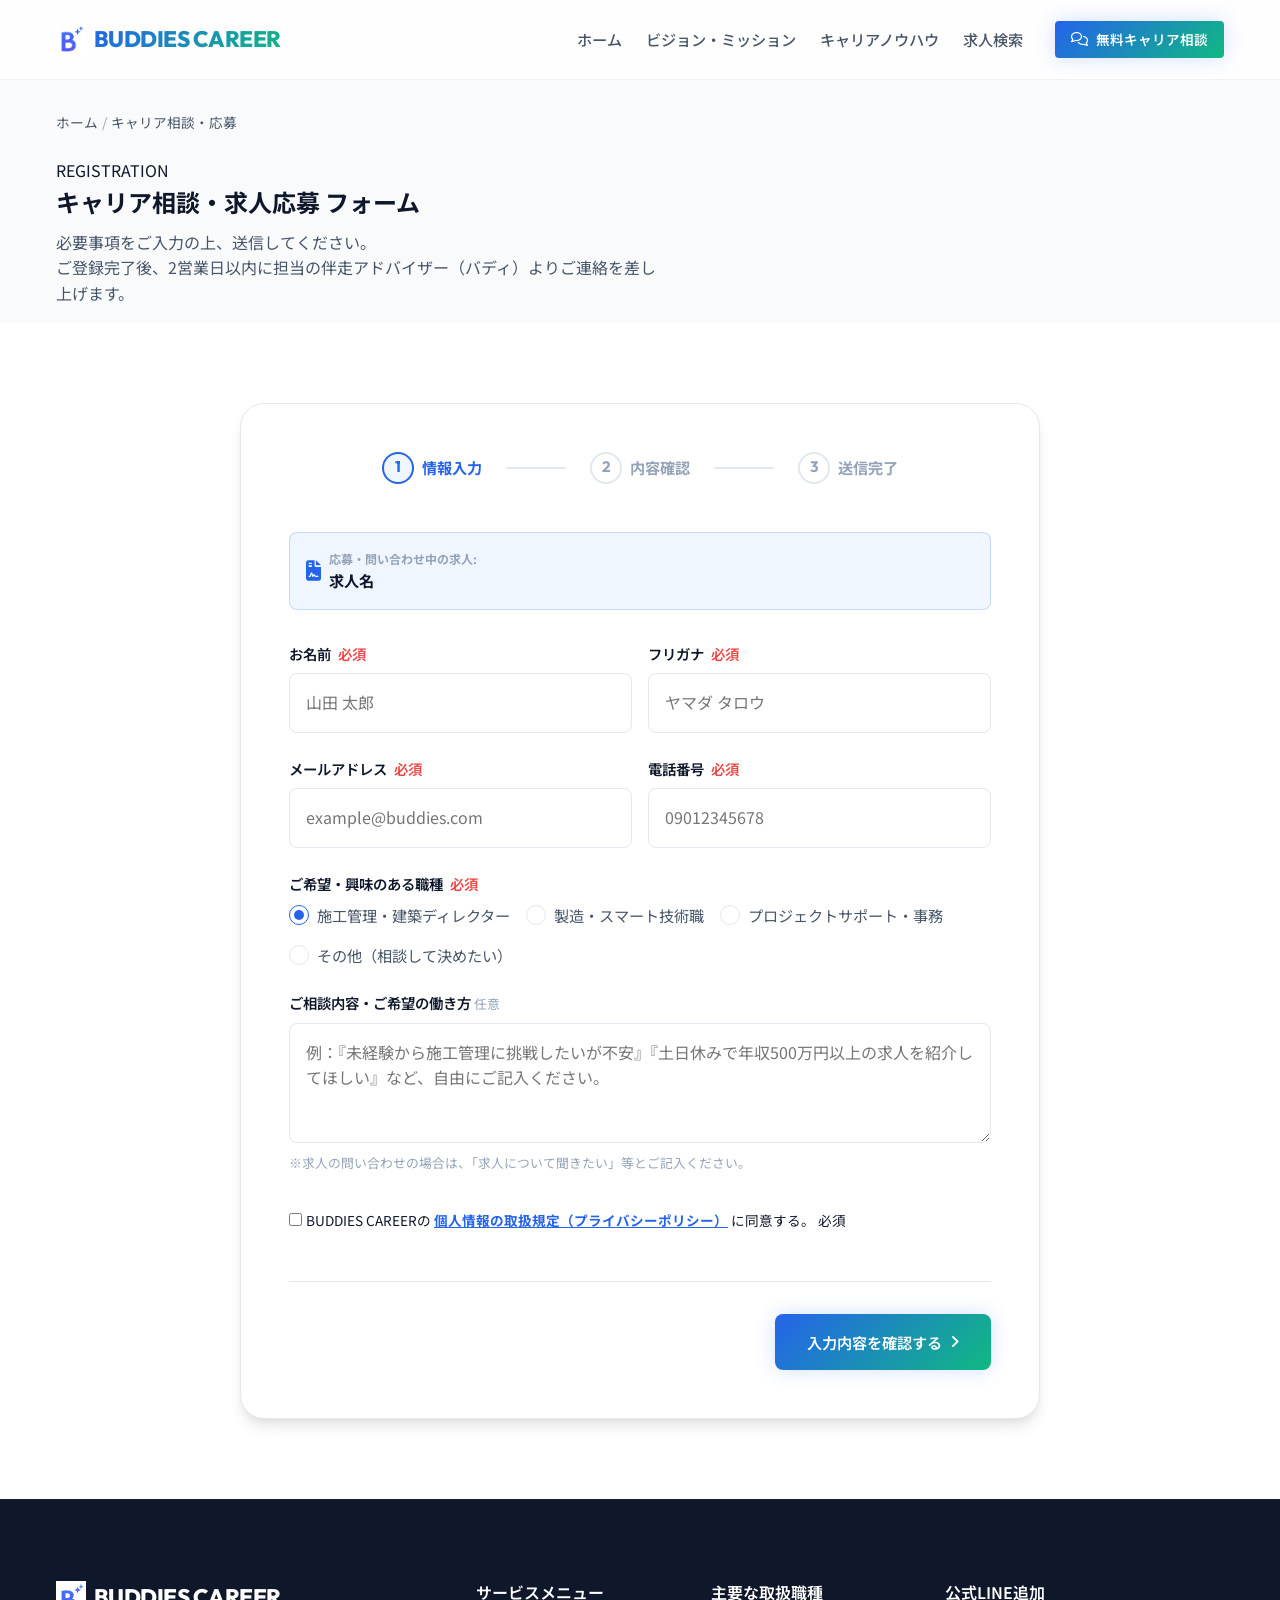
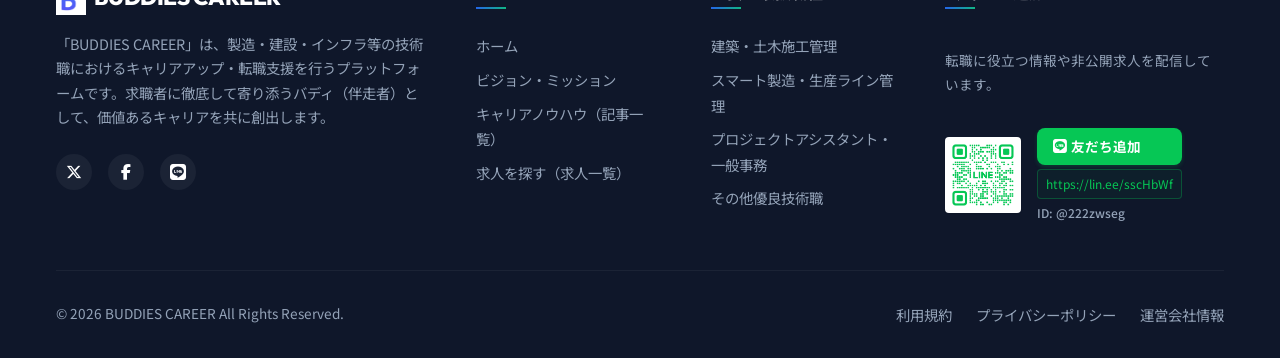
<file: contact.html>
<!DOCTYPE html>
<html lang="ja">
<head>
  <meta charset="UTF-8">
  <meta name="viewport" content="width=device-width, initial-scale=1.0">
  <title>無料キャリア相談・応募｜BUDDIES CAREER（バディーズキャリア）</title>
  <meta name="description" content="BUDDIES CAREER（バディーズキャリア）の無料キャリア相談・求人応募フォームです。プロのアドバイザーがあなたの『バディ』として、理想のキャリア構築を無料で徹底サポートします。">
  
  <!-- CSS Stylesheets -->
  <link rel="stylesheet" href="assets/css/variables.css">
  <link rel="stylesheet" href="assets/css/style.css">
  <link rel="stylesheet" href="assets/css/components.css">
  <link rel="stylesheet" href="assets/css/pages/contact.css">
  
  <!-- FontAwesome for Icons -->
  <link rel="stylesheet" href="https://cdnjs.cloudflare.com/ajax/libs/font-awesome/6.4.0/css/all.min.css">
</head>
<body>

  <!-- Header -->
  <header class="header">
    <div class="container header__container">
      <a href="index.html" class="logo">
        <img src="assets/images/logo.png" alt="BUDDIES CAREER ロゴ" class="logo__img">
        <span class="logo__text">BUDDIES CAREER</span>
      </a>
      
      <nav class="nav">
        <ul class="nav__list">
          <li><a href="index.html" class="nav__link">ホーム</a></li>
          <li><a href="company.html" class="nav__link">ビジョン・ミッション</a></li>
          <li><a href="articles.html" class="nav__link">キャリアノウハウ</a></li>
          <li><a href="jobs.html" class="nav__link">求人検索</a></li>
        </ul>
        <div class="header__cta">
          <a href="contact.html" class="btn btn-primary btn-sm active"><i class="fa-regular fa-comments"></i> 無料キャリア相談</a>
        </div>
      </nav>

      <button class="burger-menu" aria-label="メニューを開く">
        <span></span>
        <span></span>
        <span></span>
      </button>
    </div>
  </header>

  <!-- Mobile Navigation Drawer -->
  <nav class="mobile-nav">
    <ul class="mobile-nav__list">
      <li><a href="index.html" class="mobile-nav__link">ホーム</a></li>
      <li><a href="company.html" class="mobile-nav__link">ビジョン・ミッション</a></li>
      <li><a href="articles.html" class="mobile-nav__link">キャリアノウハウ</a></li>
      <li><a href="jobs.html" class="mobile-nav__link">求人検索</a></li>
    </ul>
    <div class="mobile-nav__cta" style="margin-top: var(--space-md);">
      <a href="contact.html" class="btn btn-primary" style="width: 100%;"><i class="fa-regular fa-comments"></i> 無料キャリア相談</a>
    </div>
  </nav>

  <!-- Page Breadcrumb & Title -->
  <section class="section section-bg-gray" style="padding-top: calc(var(--header-height) + var(--space-xl)); padding-bottom: var(--space-md);">
    <div class="container">
      <ul class="breadcrumb">
        <li class="breadcrumb__item"><a href="index.html" class="breadcrumb__link">ホーム</a></li>
        <li class="breadcrumb__item">キャリア相談・応募</li>
      </ul>
      <div class="section-title-area" style="text-align: left; align-items: flex-start; margin-bottom: 0;">
        <span class="section-subtitle">REGISTRATION</span>
        <h1 class="section-title">キャリア相談・求人応募 <span class="gradient">フォーム</span></h1>
        <p style="color: var(--text-secondary); margin-top: var(--space-sm); max-width: 600px;">
          必要事項をご入力の上、送信してください。<br class="pc-only">
          ご登録完了後、2営業日以内に担当の伴走アドバイザー（バディ）よりご連絡を差し上げます。
        </p>
      </div>
    </div>
  </section>

  <!-- Form Section -->
  <section class="section">
    <div class="container">
      <div class="form-wrapper">
        
        <!-- Step Indicator UI -->
        <div class="step-indicator">
          <div class="step-indicator__item active" id="step-indicator-1">
            <span class="step-indicator__num">1</span>
            <span>情報入力</span>
          </div>
          <div class="step-indicator__line"></div>
          <div class="step-indicator__item" id="step-indicator-2">
            <span class="step-indicator__num">2</span>
            <span>内容確認</span>
          </div>
          <div class="step-indicator__line"></div>
          <div class="step-indicator__item" id="step-indicator-3">
            <span class="step-indicator__num">3</span>
            <span>送信完了</span>
          </div>
        </div>

        <!-- Target Job Display Panel (求人からリンクされた時に動的に表示) -->
        <div id="target-job-panel" style="display: none; background-color: var(--primary-light); border: 1px solid rgba(37, 99, 235, 0.2); border-radius: var(--radius-md); padding: var(--space-md); margin-bottom: var(--space-xl); display: flex; align-items: center; gap: var(--space-sm);">
          <i class="fa-solid fa-file-contract" style="color: var(--primary-color); font-size: 1.25rem;"></i>
          <div>
            <span style="font-size: 0.75rem; color: var(--text-muted); font-weight: 700; display: block;">応募・問い合わせ中の求人:</span>
            <span id="target-job-title" style="font-size: 0.95rem; font-weight: 700; color: var(--text-primary);">求人名</span>
          </div>
        </div>

        <!-- Form Elements -->
        <form id="contact-form" novalidate>
          
          <!-- STEP 1: INPUT SCREEN -->
          <div class="form-section active" id="section-step-1">
            
            <div class="form-row">
              <!-- Name Input -->
              <div class="form-group">
                <label for="user-name" class="form-label">お名前 <span class="required">必須</span></label>
                <input type="text" id="user-name" class="form-control" placeholder="山田 太郎" required>
                <span class="form-error-msg" id="error-user-name">お名前を入力してください。</span>
              </div>

              <!-- Name Kana Input -->
              <div class="form-group">
                <label for="user-kana" class="form-label">フリガナ <span class="required">必須</span></label>
                <input type="text" id="user-kana" class="form-control" placeholder="ヤマダ タロウ" required>
                <span class="form-error-msg" id="error-user-kana">フリガナをカタカナで入力してください。</span>
              </div>
            </div>

            <div class="form-row">
              <!-- Email Input -->
              <div class="form-group">
                <label for="user-email" class="form-label">メールアドレス <span class="required">必須</span></label>
                <input type="email" id="user-email" class="form-control" placeholder="example@buddies.com" required>
                <span class="form-error-msg" id="error-user-email">正しいメールアドレスを入力してください。</span>
              </div>

              <!-- Phone Input -->
              <div class="form-group">
                <label for="user-phone" class="form-label">電話番号 <span class="required">必須</span></label>
                <input type="tel" id="user-phone" class="form-control" placeholder="09012345678" required>
                <span class="form-error-msg" id="error-user-phone">ハイフンなしの半角数字（10桁または11桁）で入力してください。</span>
              </div>
            </div>

            <!-- Occupation Preference / Select -->
            <div class="form-group">
              <label class="form-label">ご希望・興味のある職種 <span class="required">必須</span></label>
              <div class="form-radio-group">
                <label class="form-radio-label">
                  <input type="radio" name="job-preference" value="施工管理・建築ディレクター" class="form-radio" checked> 施工管理・建築ディレクター
                </label>
                <label class="form-radio-label">
                  <input type="radio" name="job-preference" value="スマート製造・生産ライン管理" class="form-radio"> 製造・スマート技術職
                </label>
                <label class="form-radio-label">
                  <input type="radio" name="job-preference" value="プロジェクトアシスタント・一般事務" class="form-radio"> プロジェクトサポート・事務
                </label>
                <label class="form-radio-label">
                  <input type="radio" name="job-preference" value="その他（相談して決めたい）" class="form-radio"> その他（相談して決めたい）
                </label>
              </div>
            </div>

            <!-- Text area -->
            <div class="form-group">
              <label for="user-message" class="form-label">ご相談内容・ご希望の働き方 <span style="font-size: 0.8rem; color: var(--text-muted); font-weight: normal;">任意</span></label>
              <textarea id="user-message" class="form-control" placeholder="例：『未経験から施工管理に挑戦したいが不安』『土日休みで年収500万円以上の求人を紹介してほしい』など、自由にご記入ください。"></textarea>
              <span class="form-help-text">※求人の問い合わせの場合は、「求人について聞きたい」等とご記入ください。</span>
            </div>

            <!-- Privacy check -->
            <div class="form-group" style="margin-top: var(--space-xl);">
              <label class="filter-checkbox-label" style="align-items: flex-start;">
                <input type="checkbox" id="privacy-agree" class="filter-checkbox" required>
                <span style="font-size: 0.85rem; line-height: 1.5;">
                  BUDDIES CAREERの <a href="privacy.html" target="_blank" style="color: var(--primary-color); font-weight: 700; text-decoration: underline;">個人情報の取扱規定（プライバシーポリシー）</a> に同意する。 <span class="required">必須</span>
                </span>
              </label>
              <span class="form-error-msg" id="error-privacy-agree" style="margin-top: var(--space-xs);">※送信するにはプライバシーポリシーへの同意が必要です。</span>
            </div>

            <!-- Button Wrapper -->
            <div class="form-actions">
              <button type="button" id="btn-to-step-2" class="btn btn-primary">
                入力内容を確認する <i class="fa-solid fa-angle-right"></i>
              </button>
            </div>

          </div>

          <!-- STEP 2: CONFIRM SCREEN -->
          <div class="form-section" id="section-step-2">
            <h3 style="font-size: 1.15rem; font-weight: 700; margin-bottom: var(--space-lg); border-bottom: 2px solid var(--border-color); padding-bottom: var(--space-xs);">入力内容のご確認</h3>
            
            <table class="confirm-table">
              <tr>
                <th>お名前</th>
                <td id="confirm-name">山田 太郎</td>
              </tr>
              <tr>
                <th>フリガナ</th>
                <td id="confirm-kana">ヤマダ タロウ</td>
              </tr>
              <tr>
                <th>メールアドレス</th>
                <td id="confirm-email">example@buddies.com</td>
              </tr>
              <tr>
                <th>電話番号</th>
                <td id="confirm-phone">09012345678</td>
              </tr>
              <tr>
                <th>希望・興味のある職種</th>
                <td id="confirm-pref">施工管理</td>
              </tr>
              <tr>
                <th>ご相談内容・希望の働き方</th>
                <td id="confirm-message" style="white-space: pre-line;">なし</td>
              </tr>
            </table>

            <div class="form-actions" style="justify-content: space-between;">
              <button type="button" id="btn-back-to-step-1" class="btn btn-secondary">
                <i class="fa-solid fa-angle-left"></i> 修正する
              </button>
              <button type="button" id="btn-submit" class="btn btn-primary" style="background: var(--gradient-brand-hover);">
                この内容で送信する <i class="fa-solid fa-paper-plane"></i>
              </button>
            </div>
          </div>

          <!-- STEP 3: COMPLETE SCREEN -->
          <div class="form-section" id="section-step-3">
            <div class="complete-screen">
              <div class="success-icon-wrapper">
                <i class="fa-solid fa-check"></i>
              </div>
              <h2 class="complete-title">ご登録ありがとうございました！</h2>
              <p class="complete-desc">
                キャリア相談（応募）のお申し込みを受付いたしました。<br>
                ご入力いただいたメールアドレス宛に自動送信の確認メールをお送りしました。<br><br>
                これより、あなたの「相棒（バディ）」となる担当のキャリアアドバイザーが内容を確認し、<strong>2営業日以内</strong>にご面談調整（またはお電話にて詳細ヒアリング）のご連絡を差し上げます。今しばらくお待ちください。
              </p>
              <a href="index.html" class="btn btn-primary"><i class="fa-solid fa-house"></i> トップページへ戻る</a>
            </div>
          </div>

        </form>
      </div>
    </div>
  </section>

  <!-- Footer -->
  <footer class="footer">
    <div class="container">
      <div class="footer__grid">
        <div class="footer__about">
          <a href="index.html" class="logo footer__logo">
            <img src="assets/images/logo.png" alt="BUDDIES CAREER ロゴ" class="logo__img">
            <span class="logo__text" style="color: #ffffff;">BUDDIES CAREER</span>
          </a>
          <p class="footer__desc">
            「BUDDIES CAREER」は、製造・建設・インフラ等の技術職におけるキャリアアップ・転職支援を行うプラットフォームです。求職者に徹底して寄り添うバディ（伴走者）として、価値あるキャリアを共に創出します。
          </p>
          <div class="footer__socials">
            <a href="#" class="footer__social-link" aria-label="Twitter"><i class="fa-brands fa-x-twitter"></i></a>
            <a href="#" class="footer__social-link" aria-label="Facebook"><i class="fa-brands fa-facebook-f"></i></a>
            <a href="#" class="footer__social-link" aria-label="LINE"><i class="fa-brands fa-line"></i></a>
          </div>
        </div>

        <div>
          <h3 class="footer__title">サービスメニュー</h3>
          <ul class="footer__links">
            <li><a href="index.html" class="footer__link">ホーム</a></li>
            <li><a href="company.html" class="footer__link">ビジョン・ミッション</a></li>
            <li><a href="articles.html" class="footer__link">キャリアノウハウ（記事一覧）</a></li>
            <li><a href="jobs.html" class="footer__link">求人を探す（求人一覧）</a></li>
          </ul>
        </div>

        <div>
          <h3 class="footer__title">主要な取扱職種</h3>
          <ul class="footer__links">
            <li><a href="jobs.html?occupation=construction" class="footer__link">建築・土木施工管理</a></li>
            <li><a href="jobs.html?occupation=manufacturing" class="footer__link">スマート製造・生産ライン管理</a></li>
            <li><a href="jobs.html?occupation=office" class="footer__link">プロジェクトアシスタント・一般事務</a></li>
            <li><a href="jobs.html" class="footer__link">その他優良技術職</a></li>
          </ul>
        </div>

        <div class="footer__line-add">
          <h3 class="footer__title">公式LINE追加</h3>
          <p class="footer__desc" style="font-size: 0.85rem; margin-bottom: 12px;">転職に役立つ情報や非公開求人を配信しています。</p>
          <div class="footer__line-content">
            <div class="footer__line-qr">
              <img src="assets/images/line-qr.png" alt="公式LINE QRコード">
            </div>
            <div class="footer__line-info">
              <a href="https://lin.ee/sscHbWf" target="_blank" rel="noopener noreferrer" class="btn-line">
                <i class="fa-brands fa-line"></i> 友だち追加
              </a>
              <a href="https://lin.ee/sscHbWf" target="_blank" rel="noopener noreferrer" class="btn-line-link">
                https://lin.ee/sscHbWf
              </a>
              <span class="footer__line-id">ID: @222zwseg</span>
            </div>
          </div>
        </div>
      </div>

      <div class="footer__copyright">
        <p>&copy; 2026 BUDDIES CAREER All Rights Reserved.</p>
        <div class="footer__policy-links">
          <a href="terms.html" class="footer__link">利用規約</a>
          <a href="privacy.html" class="footer__link">プライバシーポリシー</a>
          <a href="https://es-poir.com" target="_blank" rel="noopener noreferrer" class="footer__link">運営会社情報</a>
        </div>
      </div>
    </div>
  </footer>

  <!-- Scripts -->
  <script src="assets/js/main.js"></script>
  <script src="assets/js/contact.js"></script>
</body>
</html>
</file>
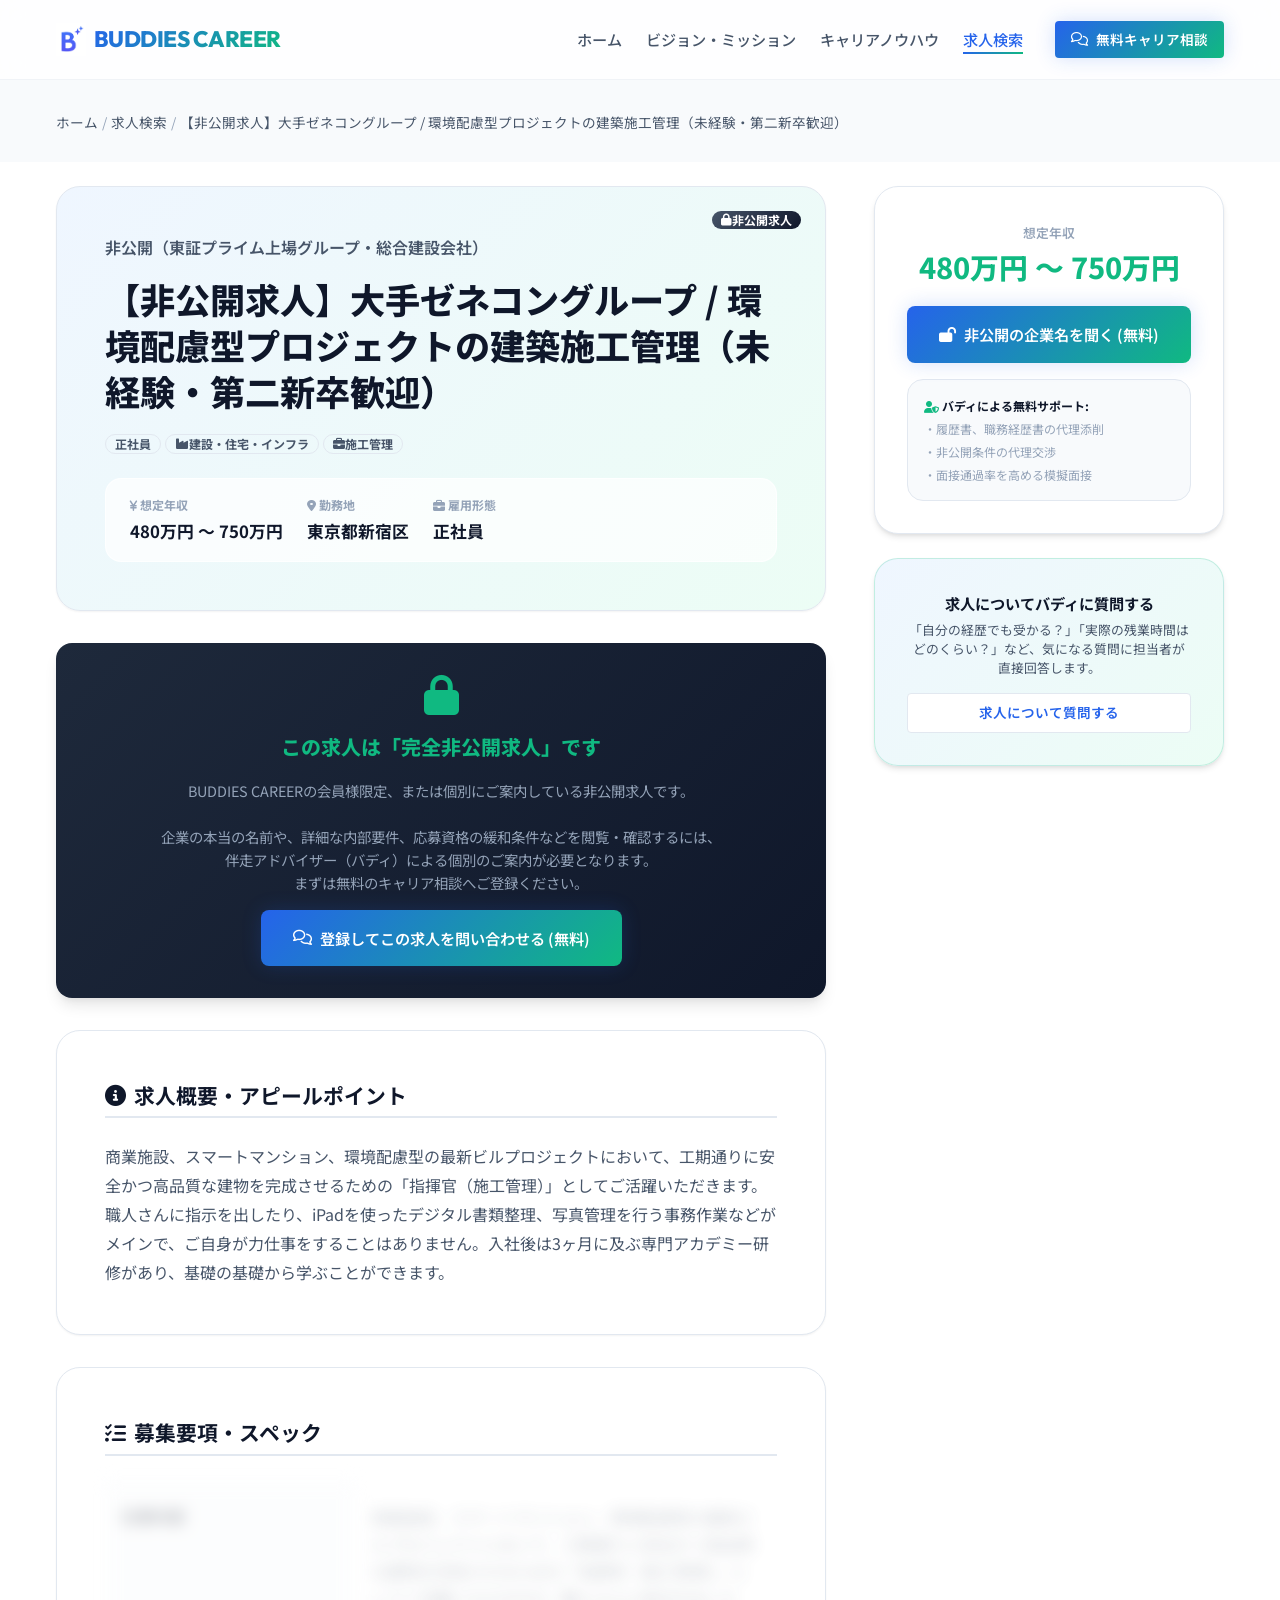
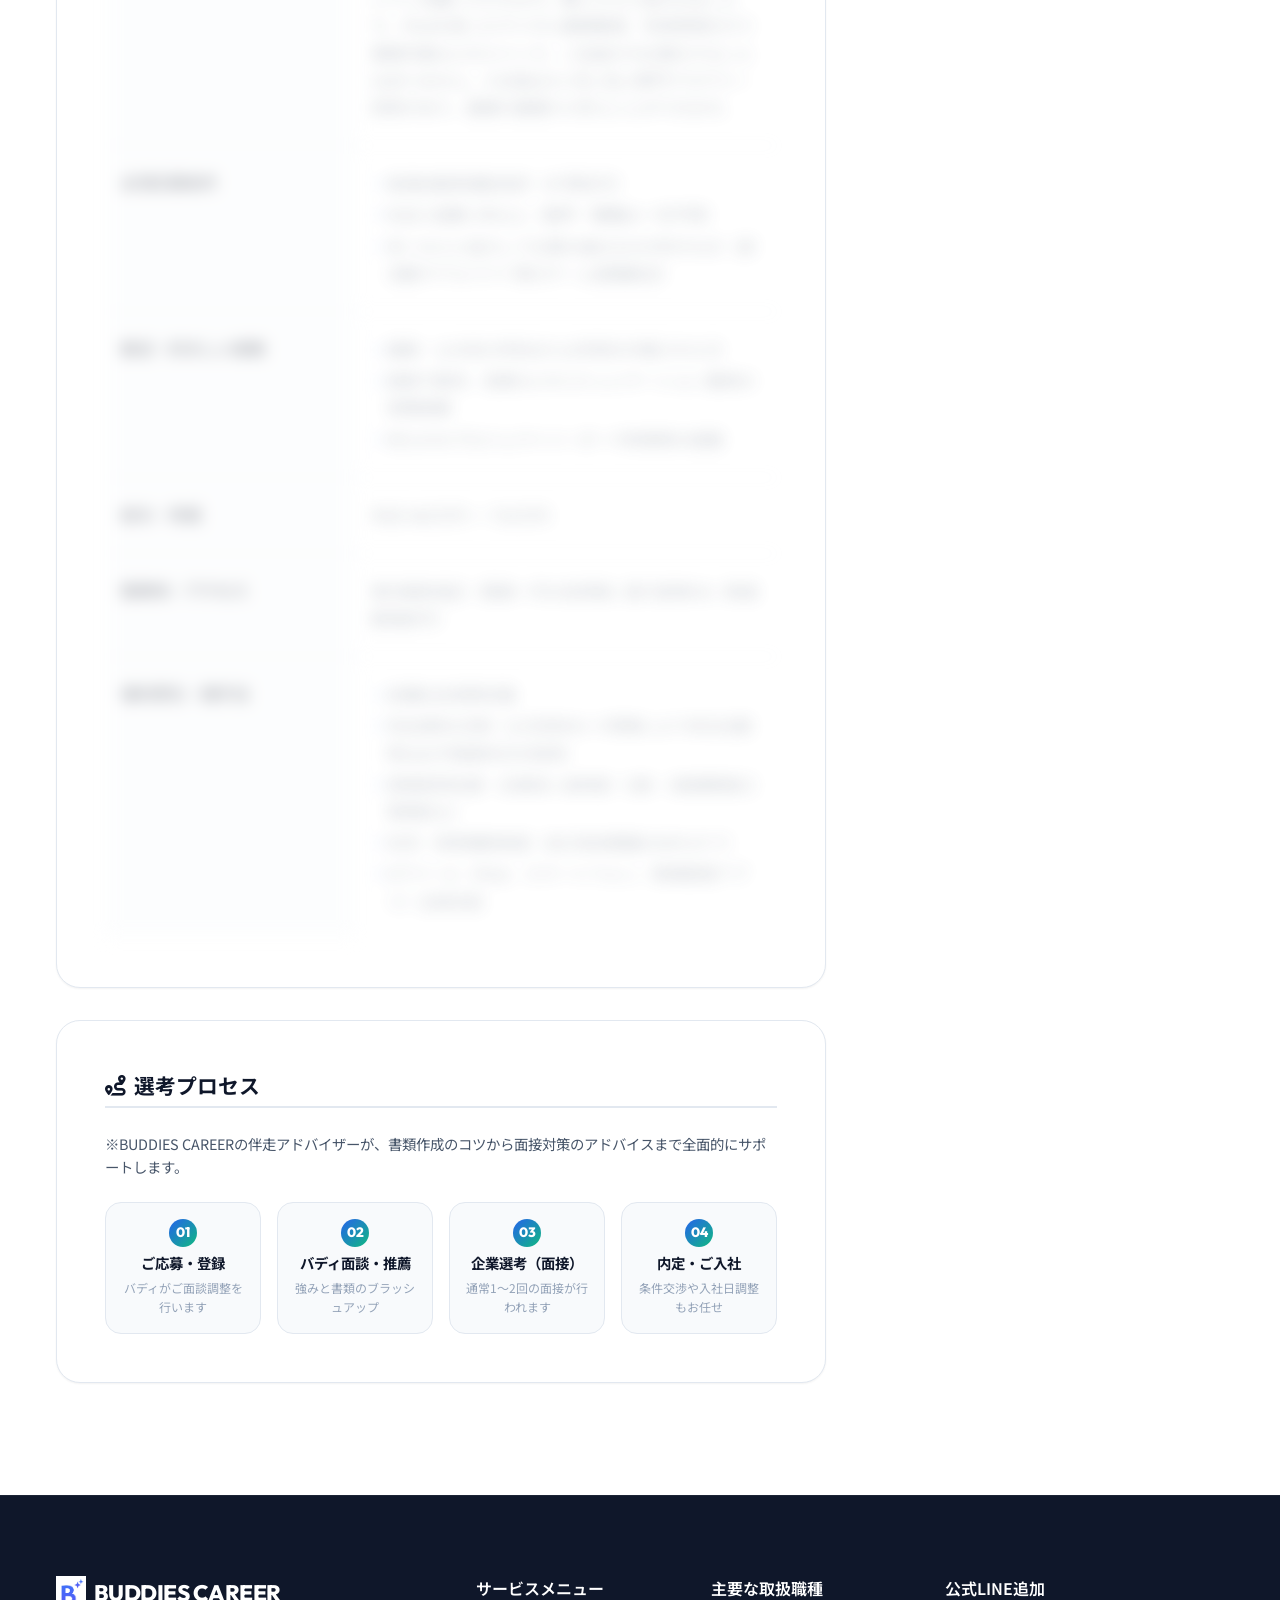
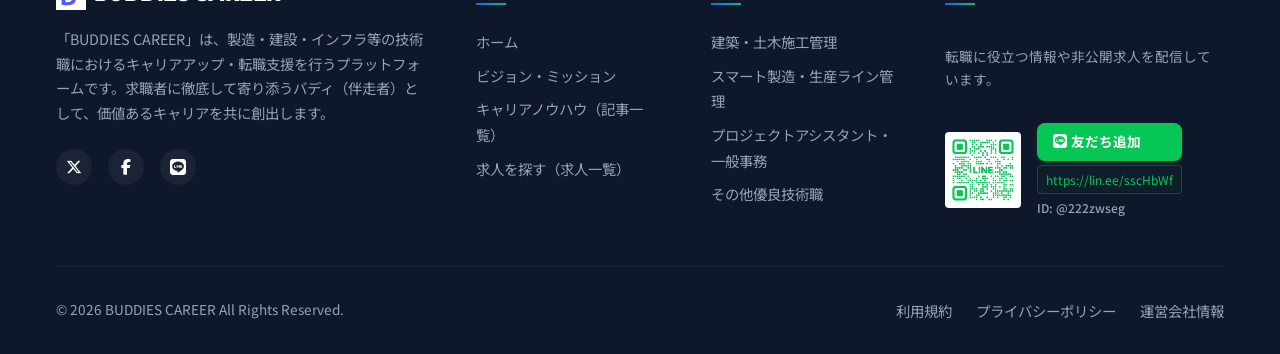
<file: job-detail.html>
<!DOCTYPE html>
<html lang="ja">
<head>
  <meta charset="UTF-8">
  <meta name="viewport" content="width=device-width, initial-scale=1.0">
  <title>求人詳細｜BUDDIES CAREER（バディーズキャリア）</title>
  <meta name="description" content="求人情報の詳細ページです。">
  
  <!-- CSS Stylesheets -->
  <link rel="stylesheet" href="assets/css/variables.css">
  <link rel="stylesheet" href="assets/css/style.css">
  <link rel="stylesheet" href="assets/css/components.css">
  <link rel="stylesheet" href="assets/css/pages/job.css">
  
  <!-- FontAwesome for Icons -->
  <link rel="stylesheet" href="https://cdnjs.cloudflare.com/ajax/libs/font-awesome/6.4.0/css/all.min.css">
</head>
<body>

  <!-- Header -->
  <header class="header">
    <div class="container header__container">
      <a href="index.html" class="logo">
        <img src="assets/images/logo.png" alt="BUDDIES CAREER ロゴ" class="logo__img">
        <span class="logo__text">BUDDIES CAREER</span>
      </a>
      
      <nav class="nav">
        <ul class="nav__list">
          <li><a href="index.html" class="nav__link">ホーム</a></li>
          <li><a href="company.html" class="nav__link">ビジョン・ミッション</a></li>
          <li><a href="articles.html" class="nav__link">キャリアノウハウ</a></li>
          <li><a href="jobs.html" class="nav__link active">求人検索</a></li>
        </ul>
        <div class="header__cta">
          <a href="contact.html" class="btn btn-primary btn-sm"><i class="fa-regular fa-comments"></i> 無料キャリア相談</a>
        </div>
      </nav>

      <button class="burger-menu" aria-label="メニューを開く">
        <span></span>
        <span></span>
        <span></span>
      </button>
    </div>
  </header>

  <!-- Mobile Navigation Drawer -->
  <nav class="mobile-nav">
    <ul class="mobile-nav__list">
      <li><a href="index.html" class="mobile-nav__link">ホーム</a></li>
      <li><a href="company.html" class="mobile-nav__link">ビジョン・ミッション</a></li>
      <li><a href="articles.html" class="mobile-nav__link">キャリアノウハウ</a></li>
      <li><a href="jobs.html" class="mobile-nav__link active">求人検索</a></li>
    </ul>
    <div class="mobile-nav__cta" style="margin-top: var(--space-md);">
      <a href="contact.html" class="btn btn-primary" style="width: 100%;"><i class="fa-regular fa-comments"></i> 無料キャリア相談</a>
    </div>
  </nav>

  <!-- Breadcrumb -->
  <section class="section section-bg-gray" style="padding-top: calc(var(--header-height) + var(--space-xl)); padding-bottom: var(--space-xs);">
    <div class="container">
      <ul class="breadcrumb">
        <li class="breadcrumb__item"><a href="index.html" class="breadcrumb__link">ホーム</a></li>
        <li class="breadcrumb__item"><a href="jobs.html" class="breadcrumb__link">求人検索</a></li>
        <li class="breadcrumb__item" id="breadcrumb-current-job">求人詳細</li>
      </ul>
    </div>
  </section>

  <!-- Main Content Layout -->
  <section class="section" style="padding-top: var(--space-lg);">
    <div class="container job-detail-layout">
      <!-- Left: Job Detailed Specs -->
      <main class="job-detail-main">
        
        <!-- Job Hero Box -->
        <div class="job-detail-hero">
          <span class="badge badge-private job-detail-hero__private-badge" id="job-privacy-badge">
            <i class="fa-solid fa-lock"></i> 非公開求人
          </span>
          <span class="job-detail-hero__company" id="job-company-name">企業名</span>
          <h1 class="job-detail-hero__title" id="job-title">求人タイトル</h1>
          
          <div class="job-card__badges" id="job-tags-container" style="margin-top: var(--space-xs);">
            <!-- 動的バッジ -->
          </div>

          <div class="job-detail-hero__quick-specs">
            <div class="quick-spec-item">
              <span class="quick-spec-label"><i class="fa-solid fa-yen-sign"></i> 想定年収</span>
              <span class="quick-spec-value" id="job-quick-salary">万円</span>
            </div>
            <div class="quick-spec-item">
              <span class="quick-spec-label"><i class="fa-solid fa-location-dot"></i> 勤務地</span>
              <span class="quick-spec-value" id="job-quick-location">勤務エリア</span>
            </div>
            <div class="quick-spec-item">
              <span class="quick-spec-label"><i class="fa-solid fa-briefcase"></i> 雇用形態</span>
              <span class="quick-spec-value" id="job-quick-type">正社員</span>
            </div>
          </div>
        </div>

        <!-- Private Alert Panel (非公開求人の時だけJSで表示) -->
        <div class="job-detail__private-alert" id="private-job-alert" style="display: none;">
          <i class="fa-solid fa-lock" style="font-size: 2.5rem; color: var(--secondary-color);"></i>
          <h2 class="private-alert__title">この求人は「完全非公開求人」です</h2>
          <p class="private-alert__desc">
            BUDDIES CAREERの会員様限定、または個別にご案内している非公開求人です。<br><br>
            企業の本当の名前や、詳細な内部要件、応募資格の緩和条件などを閲覧・確認するには、<br class="pc-only">
            伴走アドバイザー（バディ）による個別のご案内が必要となります。<br class="pc-only">
            まずは無料のキャリア相談へご登録ください。
          </p>
          <a href="contact.html?source=private_job" class="btn btn-primary" id="private-job-btn"><i class="fa-regular fa-comments"></i> 登録してこの求人を問い合わせる (無料)</a>
        </div>

        <!-- Detail Box 1: Description -->
        <div class="job-detail-box">
          <h2 class="job-detail-box__title"><i class="fa-solid fa-circle-info"></i> 求人概要・アピールポイント</h2>
          <p id="job-full-description" style="line-height: 1.8; color: var(--text-secondary); white-space: pre-line;">
            求人概要テキストが入ります。
          </p>
        </div>

        <!-- Detail Box 2: Spec Table (非公開求人の時は一部ブラーエフェクト) -->
        <div class="job-detail-box" id="job-specs-box">
          <h2 class="job-detail-box__title"><i class="fa-solid fa-list-check"></i> 募集要項・スペック</h2>
          
          <div id="blur-spec-wrapper">
            <table class="spec-table">
              <tr>
                <th>仕事内容</th>
                <td id="job-spec-content">仕事内容詳細</td>
              </tr>
              <tr>
                <th>必須応募条件</th>
                <td>
                  <ul id="job-spec-requirements">
                    <!-- 動的必須条件 -->
                  </ul>
                </td>
              </tr>
              <tr>
                <th>歓迎・好ましい経験</th>
                <td>
                  <ul id="job-spec-preferred">
                    <!-- 動的歓迎条件 -->
                  </ul>
                </td>
              </tr>
              <tr>
                <th>給与・待遇</th>
                <td id="job-spec-salary">給与詳細</td>
              </tr>
              <tr>
                <th>勤務地・アクセス</th>
                <td id="job-spec-location">勤務地詳細</td>
              </tr>
              <tr>
                <th>福利厚生・諸手当</th>
                <td>
                  <ul id="job-spec-welfare">
                    <!-- 福利厚生 -->
                  </ul>
                </td>
              </tr>
            </table>
          </div>
        </div>

        <!-- Detail Box 3: Recruitment Steps (選考フロー) -->
        <div class="job-detail-box">
          <h2 class="job-detail-box__title"><i class="fa-solid fa-route"></i> 選考プロセス</h2>
          <p style="font-size: 0.9rem; color: var(--text-secondary); margin-bottom: var(--space-md);">※BUDDIES CAREERの伴走アドバイザーが、書類作成のコツから面接対策のアドバイスまで全面的にサポートします。</p>
          <div class="step-chart">
            <div class="step-card">
              <span class="step-card__num">01</span>
              <span class="step-card__title">ご応募・登録</span>
              <span class="step-card__desc">バディがご面談調整を行います</span>
            </div>
            <div class="step-card">
              <span class="step-card__num">02</span>
              <span class="step-card__title">バディ面談・推薦</span>
              <span class="step-card__desc">強みと書類のブラッシュアップ</span>
            </div>
            <div class="step-card">
              <span class="step-card__num">03</span>
              <span class="step-card__title">企業選考（面接）</span>
              <span class="step-card__desc">通常1〜2回の面接が行われます</span>
            </div>
            <div class="step-card">
              <span class="step-card__num">04</span>
              <span class="step-card__title">内定・ご入社</span>
              <span class="step-card__desc">条件交渉や入社日調整もお任せ</span>
            </div>
          </div>
        </div>

      </main>

      <!-- Right: Sticky Sidebar CTA Card -->
      <aside class="job-detail-sidebar">
        <div class="job-sticky-sidebar">
          <div class="job-sidebar-card">
            <span class="job-sidebar-card__price-label">想定年収</span>
            <div class="job-sidebar-card__price" id="job-sidebar-salary">万円</div>
            
            <a href="contact.html" class="btn btn-primary job-sidebar-card__btn" id="job-main-cta-btn">
              <i class="fa-solid fa-paper-plane"></i> この求人に応募する (無料)
            </a>
            
            <div style="margin-top: var(--space-md); display: flex; flex-direction: column; gap: var(--space-xs); font-size: 0.75rem; color: var(--text-muted); text-align: left; background-color: var(--bg-secondary); padding: var(--space-md); border-radius: var(--radius-lg); border: 1px solid var(--border-color);">
              <span style="font-weight: 700; color: var(--text-primary);"><i class="fa-solid fa-user-shield" style="color: var(--secondary-color);"></i> バディによる無料サポート:</span>
              <span>・履歴書、職務経歴書の代理添削</span>
              <span>・非公開条件の代理交渉</span>
              <span>・面接通過率を高める模擬面接</span>
            </div>
          </div>

          <!-- Mini Contact Box -->
          <div class="job-sidebar-card" style="background: var(--gradient-soft); border-color: rgba(16, 185, 129, 0.2);">
            <h4 style="font-size: 0.95rem; font-weight: 700; color: var(--text-primary); margin-bottom: var(--space-xs);">求人についてバディに質問する</h4>
            <p style="font-size: 0.8rem; color: var(--text-secondary); line-height: 1.5; margin-bottom: var(--space-md);">「自分の経歴でも受かる？」「実際の残業時間はどのくらい？」など、気になる質問に担当者が直接回答します。</p>
            <a href="contact.html?type=question" class="btn btn-secondary btn-sm" style="width: 100%;">求人について質問する</a>
          </div>
        </div>
      </aside>
    </div>
  </section>

  <!-- Footer -->
  <footer class="footer">
    <div class="container">
      <div class="footer__grid">
        <div class="footer__about">
          <a href="index.html" class="logo footer__logo">
            <img src="assets/images/logo.png" alt="BUDDIES CAREER ロゴ" class="logo__img">
            <span class="logo__text" style="color: #ffffff;">BUDDIES CAREER</span>
          </a>
          <p class="footer__desc">
            「BUDDIES CAREER」は、製造・建設・インフラ等の技術職におけるキャリアアップ・転職支援を行うプラットフォームです。求職者に徹底して寄り添うバディ（伴走者）として、価値あるキャリアを共に創出します。
          </p>
          <div class="footer__socials">
            <a href="#" class="footer__social-link" aria-label="Twitter"><i class="fa-brands fa-x-twitter"></i></a>
            <a href="#" class="footer__social-link" aria-label="Facebook"><i class="fa-brands fa-facebook-f"></i></a>
            <a href="#" class="footer__social-link" aria-label="LINE"><i class="fa-brands fa-line"></i></a>
          </div>
        </div>

        <div>
          <h3 class="footer__title">サービスメニュー</h3>
          <ul class="footer__links">
            <li><a href="index.html" class="footer__link">ホーム</a></li>
            <li><a href="company.html" class="footer__link">ビジョン・ミッション</a></li>
            <li><a href="articles.html" class="footer__link">キャリアノウハウ（記事一覧）</a></li>
            <li><a href="jobs.html" class="footer__link">求人を探す（求人一覧）</a></li>
          </ul>
        </div>

        <div>
          <h3 class="footer__title">主要な取扱職種</h3>
          <ul class="footer__links">
            <li><a href="jobs.html?occupation=construction" class="footer__link">建築・土木施工管理</a></li>
            <li><a href="jobs.html?occupation=manufacturing" class="footer__link">スマート製造・生産ライン管理</a></li>
            <li><a href="jobs.html?occupation=office" class="footer__link">プロジェクトアシスタント・一般事務</a></li>
            <li><a href="jobs.html" class="footer__link">その他優良技術職</a></li>
          </ul>
        </div>

        <div class="footer__line-add">
          <h3 class="footer__title">公式LINE追加</h3>
          <p class="footer__desc" style="font-size: 0.85rem; margin-bottom: 12px;">転職に役立つ情報や非公開求人を配信しています。</p>
          <div class="footer__line-content">
            <div class="footer__line-qr">
              <img src="assets/images/line-qr.png" alt="公式LINE QRコード">
            </div>
            <div class="footer__line-info">
              <a href="https://lin.ee/sscHbWf" target="_blank" rel="noopener noreferrer" class="btn-line">
                <i class="fa-brands fa-line"></i> 友だち追加
              </a>
              <a href="https://lin.ee/sscHbWf" target="_blank" rel="noopener noreferrer" class="btn-line-link">
                https://lin.ee/sscHbWf
              </a>
              <span class="footer__line-id">ID: @222zwseg</span>
            </div>
          </div>
        </div>
      </div>

      <div class="footer__copyright">
        <p>&copy; 2026 BUDDIES CAREER All Rights Reserved.</p>
        <div class="footer__policy-links">
          <a href="terms.html" class="footer__link">利用規約</a>
          <a href="privacy.html" class="footer__link">プライバシーポリシー</a>
          <a href="https://es-poir.com" target="_blank" rel="noopener noreferrer" class="footer__link">運営会社情報</a>
        </div>
      </div>
    </div>
  </footer>

  <!-- Scripts -->
  <script src="assets/js/data.js"></script>
  <script src="assets/js/main.js"></script>
  
  <!-- 求人詳細動的バインド -->
  <script>
    document.addEventListener('DOMContentLoaded', () => {
      const data = window.BUDDIES_DATA;
      if (!data) return;

      // 1. URLから求人IDを取得
      const urlParams = new URLSearchParams(window.location.search);
      const jobId = parseInt(urlParams.get('id'));

      let job = data.jobs.find(j => j.id === jobId);

      // 見つからない場合は最初の求人を表示 (フォールバック)
      if (!job) {
        job = data.jobs[0];
      }

      // 2. 求人データのバインド
      document.title = `${job.title}｜BUDDIES CAREER`;
      document.getElementById('breadcrumb-current-job').textContent = job.title;
      document.getElementById('job-company-name').textContent = job.companyName;
      document.getElementById('job-title').textContent = job.title;
      
      document.getElementById('job-quick-salary').textContent = job.salary.replace('年収', '').trim();
      document.getElementById('job-quick-location').textContent = job.location.split('（')[0];
      document.getElementById('job-quick-type').textContent = job.jobType;
      
      document.getElementById('job-sidebar-salary').textContent = job.salary.replace('年収', '').trim();
      
      document.getElementById('job-full-description').textContent = job.description;

      // タグのバインド
      const tagsContainer = document.getElementById('job-tags-container');
      tagsContainer.innerHTML = `
        <span class="badge badge-outline">${job.jobType}</span>
        <span class="badge badge-outline"><i class="fa-solid fa-industry"></i> ${job.industry}</span>
        <span class="badge badge-outline"><i class="fa-solid fa-briefcase"></i> ${job.occupation}</span>
      `;

      // 3. 非公開求人の特殊バインド・エフェクト
      const privacyBadge = document.getElementById('job-privacy-badge');
      const privateAlert = document.getElementById('private-job-alert');
      const blurWrapper = document.getElementById('blur-spec-wrapper');
      const mainCtaBtn = document.getElementById('job-main-cta-btn');

      if (job.isPrivate) {
        privacyBadge.className = 'badge badge-private job-detail-hero__private-badge';
        privacyBadge.innerHTML = '<i class="fa-solid fa-lock"></i> 非公開求人';
        
        // 非公開パネルの表示
        privateAlert.style.display = 'flex';
        
        // スペックテーブルにブラー（ぼかし）クラスをかける
        blurWrapper.className = 'private-blur-content';

        // 右側CTAボタンの文言を変更
        mainCtaBtn.innerHTML = '<i class="fa-solid fa-lock-open"></i> 非公開の企業名を聞く (無料)';
        mainCtaBtn.className = 'btn btn-primary job-sidebar-card__btn';
        mainCtaBtn.href = `contact.html?job_id=${job.id}&job_title=${encodeURIComponent(job.title)}&source=private_job`;
      } else {
        privacyBadge.className = 'badge badge-primary job-detail-hero__private-badge';
        privacyBadge.innerHTML = '公開求人';
        privateAlert.style.display = 'none';
        blurWrapper.className = '';
        
        mainCtaBtn.href = `contact.html?job_id=${job.id}&job_title=${encodeURIComponent(job.title)}&source=apply`;
      }

      // スペック詳細テーブルのバインド (ブラー内であってもモックデータを流し込んでおく)
      document.getElementById('job-spec-content').textContent = job.description;
      
      const reqList = document.getElementById('job-spec-requirements');
      reqList.innerHTML = job.requirements.map(r => `<li>${r}</li>`).join('');
      
      const prefList = document.getElementById('job-spec-preferred');
      prefList.innerHTML = job.preferred.map(p => `<li>${p}</li>`).join('');
      
      document.getElementById('job-spec-salary').textContent = job.salary;
      document.getElementById('job-spec-location').textContent = job.location;
      
      const welfareList = document.getElementById('job-spec-welfare');
      welfareList.innerHTML = job.welfare.map(w => `<li>${w}</li>`).join('');
    });
  </script>
</body>
</html>
</file>
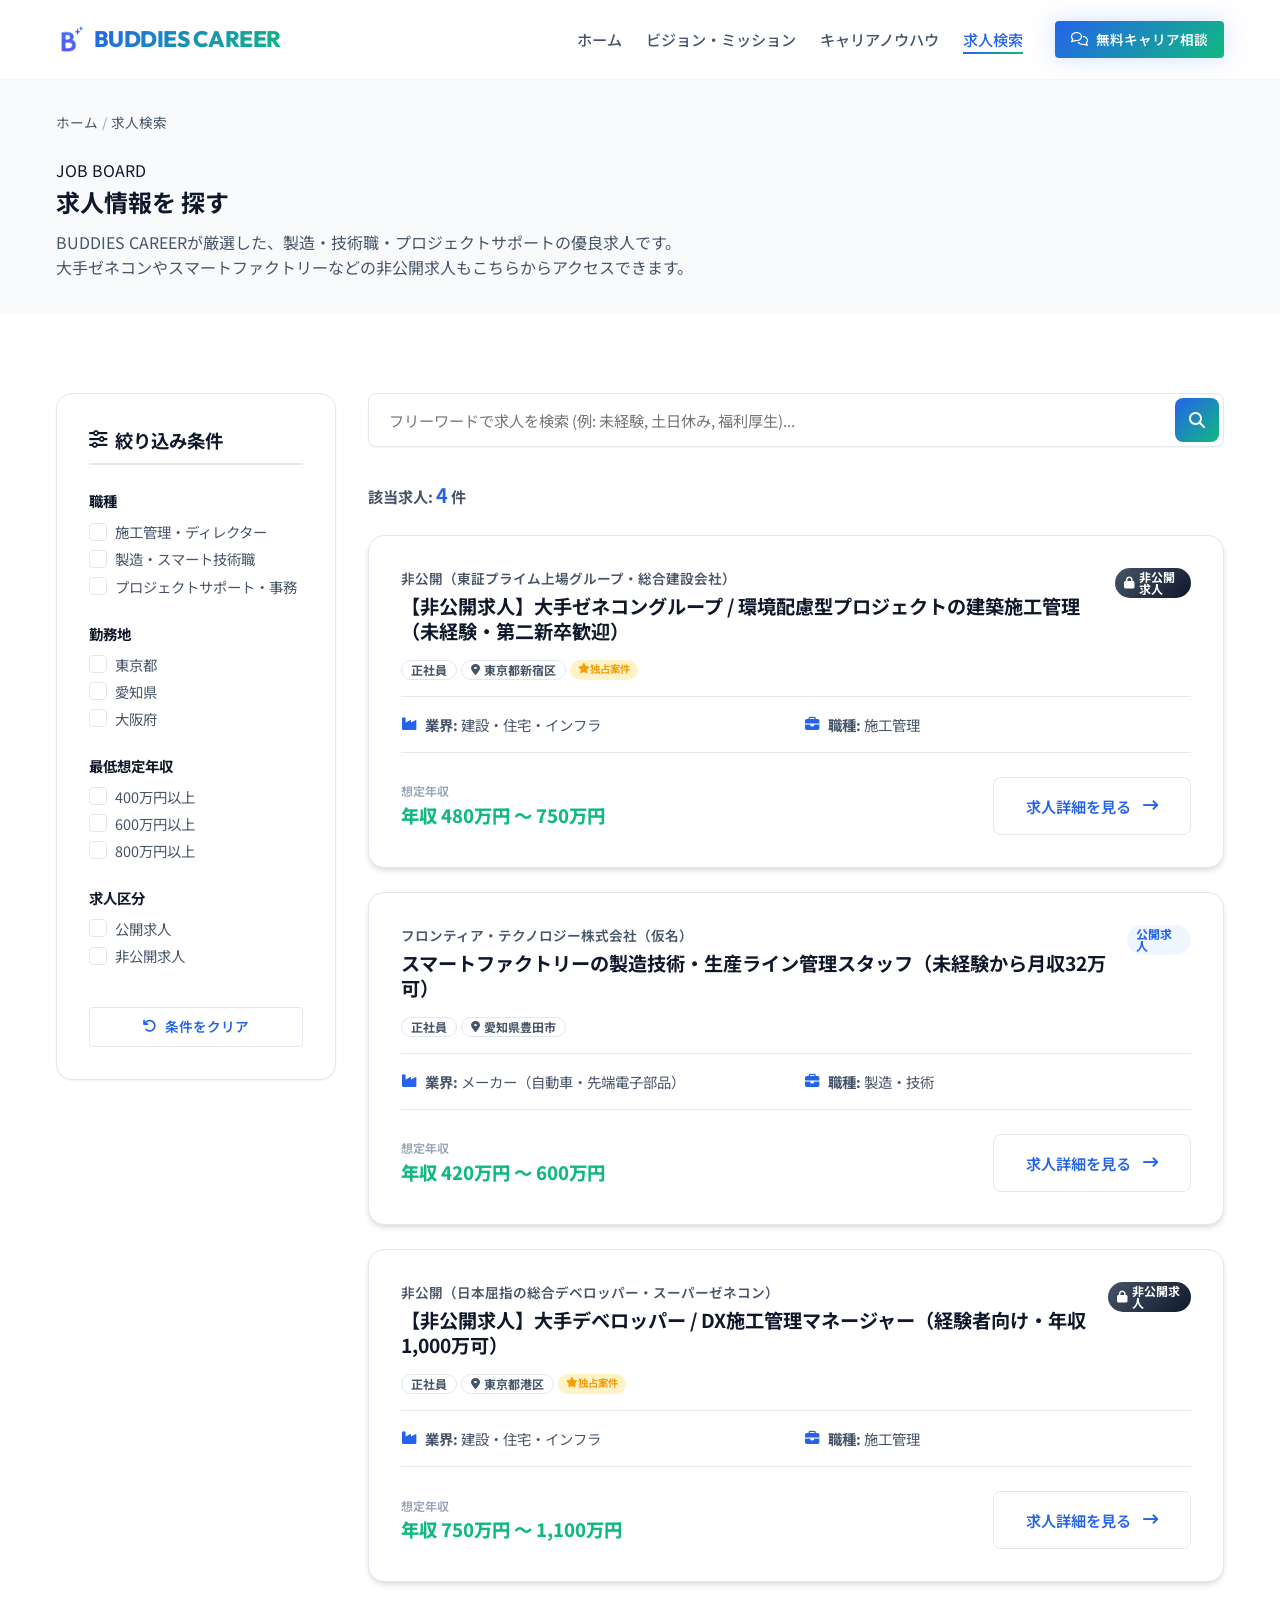
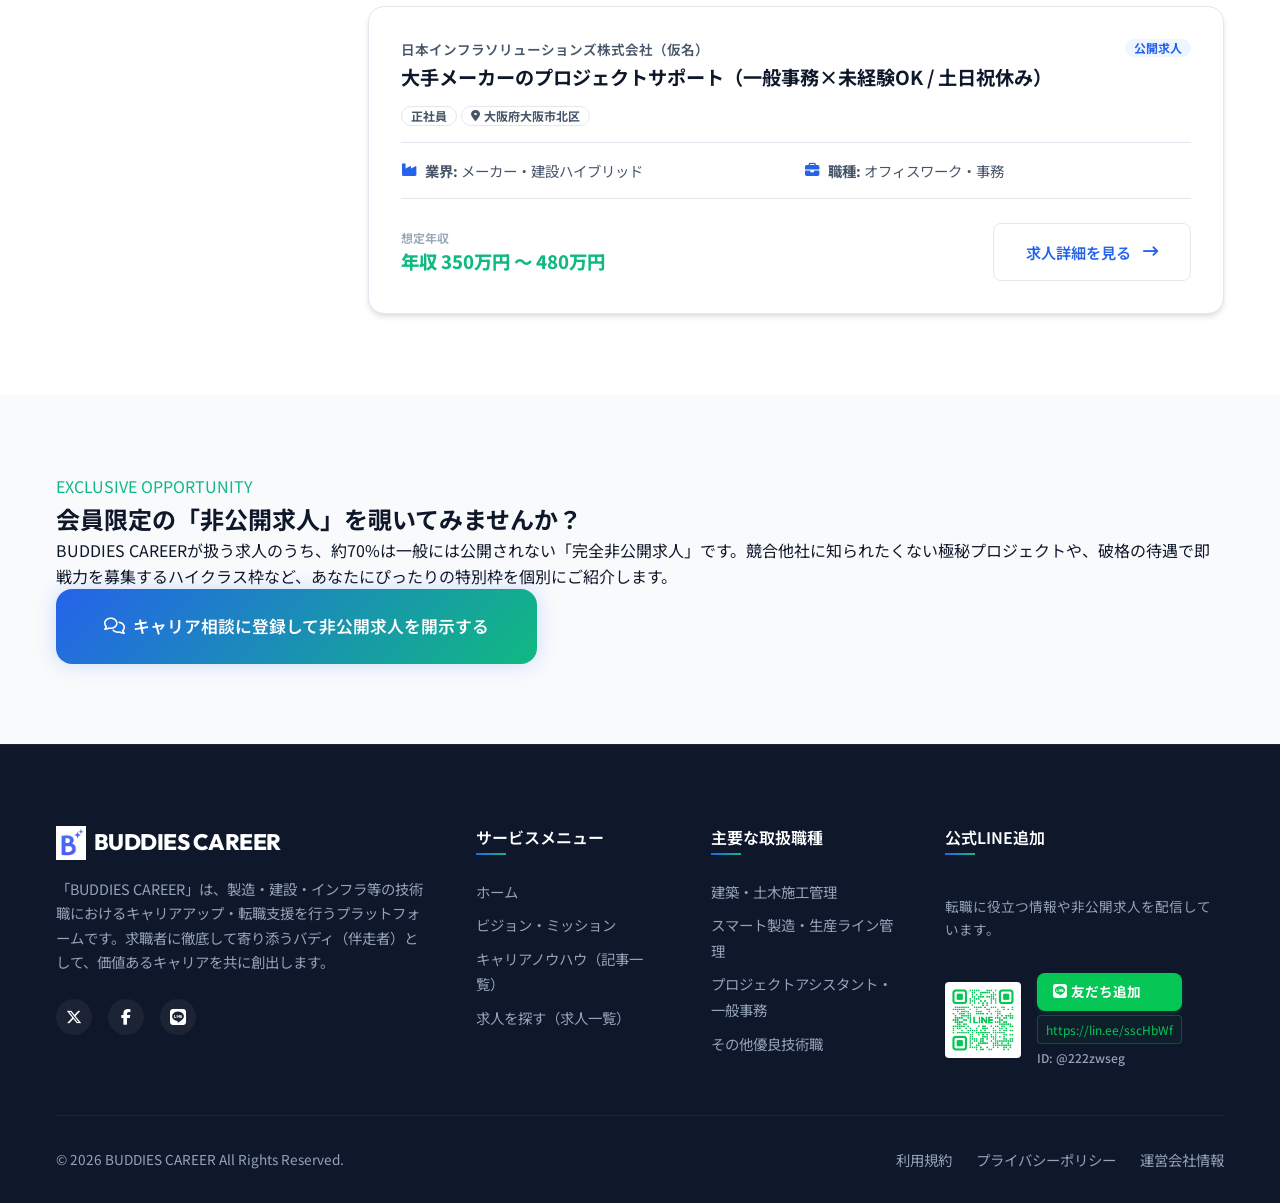
<file: jobs.html>
<!DOCTYPE html>
<html lang="ja">
<head>
  <meta charset="UTF-8">
  <meta name="viewport" content="width=device-width, initial-scale=1.0">
  <title>求人検索・一覧｜BUDDIES CAREER（バディーズキャリア）</title>
  <meta name="description" content="製造職・技術職・プロジェクトサポート職などの転職・中途採用求人一覧ページです。土日祝休み、未経験歓迎、高年収の非公開求人を多数掲載。あなたの希望条件に合わせて簡単に検索・絞り込みができます。">
  
  <!-- CSS Stylesheets -->
  <link rel="stylesheet" href="assets/css/variables.css">
  <link rel="stylesheet" href="assets/css/style.css">
  <link rel="stylesheet" href="assets/css/components.css">
  <link rel="stylesheet" href="assets/css/pages/job.css">
  
  <!-- FontAwesome for Icons -->
  <link rel="stylesheet" href="https://cdnjs.cloudflare.com/ajax/libs/font-awesome/6.4.0/css/all.min.css">
</head>
<body>

  <!-- Header -->
  <header class="header">
    <div class="container header__container">
      <a href="index.html" class="logo">
        <img src="assets/images/logo.png" alt="BUDDIES CAREER ロゴ" class="logo__img">
        <span class="logo__text">BUDDIES CAREER</span>
      </a>
      
      <nav class="nav">
        <ul class="nav__list">
          <li><a href="index.html" class="nav__link">ホーム</a></li>
          <li><a href="company.html" class="nav__link">ビジョン・ミッション</a></li>
          <li><a href="articles.html" class="nav__link">キャリアノウハウ</a></li>
          <li><a href="jobs.html" class="nav__link active">求人検索</a></li>
        </ul>
        <div class="header__cta">
          <a href="contact.html" class="btn btn-primary btn-sm"><i class="fa-regular fa-comments"></i> 無料キャリア相談</a>
        </div>
      </nav>

      <button class="burger-menu" aria-label="メニューを開く">
        <span></span>
        <span></span>
        <span></span>
      </button>
    </div>
  </header>

  <!-- Mobile Navigation Drawer -->
  <nav class="mobile-nav">
    <ul class="mobile-nav__list">
      <li><a href="index.html" class="mobile-nav__link">ホーム</a></li>
      <li><a href="company.html" class="mobile-nav__link">ビジョン・ミッション</a></li>
      <li><a href="articles.html" class="mobile-nav__link">キャリアノウハウ</a></li>
      <li><a href="jobs.html" class="mobile-nav__link active">求人検索</a></li>
    </ul>
    <div class="mobile-nav__cta" style="margin-top: var(--space-md);">
      <a href="contact.html" class="btn btn-primary" style="width: 100%;"><i class="fa-regular fa-comments"></i> 無料キャリア相談</a>
    </div>
  </nav>

  <!-- Page Title Section -->
  <section class="section section-bg-gray" style="padding-top: calc(var(--header-height) + var(--space-xl)); padding-bottom: var(--space-xl);">
    <div class="container">
      <ul class="breadcrumb">
        <li class="breadcrumb__item"><a href="index.html" class="breadcrumb__link">ホーム</a></li>
        <li class="breadcrumb__item">求人検索</li>
      </ul>
      <div class="section-title-area" style="text-align: left; align-items: flex-start; margin-bottom: 0;">
        <span class="section-subtitle">JOB BOARD</span>
        <h1 class="section-title">求人情報を <span class="gradient">探す</span></h1>
        <p style="color: var(--text-secondary); margin-top: var(--space-sm); max-width: 650px;">
          BUDDIES CAREERが厳選した、製造・技術職・プロジェクトサポートの優良求人です。<br class="pc-only">
          大手ゼネコンやスマートファクトリーなどの非公開求人もこちらからアクセスできます。
        </p>
      </div>
    </div>
  </section>

  <!-- Main Job Layout -->
  <section class="section">
    <div class="container job-layout">
      <!-- Left Sidebar: Filters -->
      <aside class="job-filter-sidebar">
        <div class="job-filter-sidebar__title">
          <i class="fa-solid fa-sliders"></i> 絞り込み条件
        </div>

        <!-- Occupation Filter -->
        <div class="filter-group">
          <h3 class="filter-group__title">職種</h3>
          <div class="filter-checkbox-list">
            <label class="filter-checkbox-label">
              <input type="checkbox" class="filter-checkbox" name="occupation" value="construction"> 施工管理・ディレクター
            </label>
            <label class="filter-checkbox-label">
              <input type="checkbox" class="filter-checkbox" name="occupation" value="manufacturing"> 製造・スマート技術職
            </label>
            <label class="filter-checkbox-label">
              <input type="checkbox" class="filter-checkbox" name="occupation" value="office"> プロジェクトサポート・事務
            </label>
          </div>
        </div>

        <!-- Location Filter -->
        <div class="filter-group">
          <h3 class="filter-group__title">勤務地</h3>
          <div class="filter-checkbox-list">
            <label class="filter-checkbox-label">
              <input type="checkbox" class="filter-checkbox" name="location" value="tokyo"> 東京都
            </label>
            <label class="filter-checkbox-label">
              <input type="checkbox" class="filter-checkbox" name="location" value="aichi"> 愛知県
            </label>
            <label class="filter-checkbox-label">
              <input type="checkbox" class="filter-checkbox" name="location" value="osaka"> 大阪府
            </label>
          </div>
        </div>

        <!-- Salary Filter -->
        <div class="filter-group">
          <h3 class="filter-group__title">最低想定年収</h3>
          <div class="filter-checkbox-list">
            <label class="filter-checkbox-label">
              <input type="checkbox" class="filter-checkbox" name="salary" value="400"> 400万円以上
            </label>
            <label class="filter-checkbox-label">
              <input type="checkbox" class="filter-checkbox" name="salary" value="600"> 600万円以上
            </label>
            <label class="filter-checkbox-label">
              <input type="checkbox" class="filter-checkbox" name="salary" value="800"> 800万円以上
            </label>
          </div>
        </div>

        <!-- Job Privacy Type Filter -->
        <div class="filter-group">
          <h3 class="filter-group__title">求人区分</h3>
          <div class="filter-checkbox-list">
            <label class="filter-checkbox-label">
              <input type="checkbox" class="filter-checkbox" name="privacy" value="public"> 公開求人
            </label>
            <label class="filter-checkbox-label">
              <input type="checkbox" class="filter-checkbox" name="privacy" value="private"> 非公開求人
            </label>
          </div>
        </div>

        <!-- Reset Button -->
        <button id="filter-reset-btn" class="btn btn-secondary btn-sm" style="width: 100%; margin-top: var(--space-md);">
          <i class="fa-solid fa-arrow-rotate-left"></i> 条件をクリア
        </button>
      </aside>

      <!-- Right Main: Search box & Job List -->
      <main class="job-main">
        <!-- Search input box -->
        <div class="search-box" style="margin-bottom: var(--space-xl);">
          <input type="text" id="job-search-input" placeholder="フリーワードで求人を検索 (例: 未経験, 土日休み, 福利厚生)..." class="search-box__input" aria-label="求人フリーワード検索">
          <button class="search-box__btn" id="job-search-btn" aria-label="検索する"><i class="fa-solid fa-magnifying-glass"></i></button>
        </div>

        <!-- Active filter tag show area -->
        <div id="active-filters-info" style="display: none; align-items: center; gap: var(--space-sm); margin-bottom: var(--space-md); font-size: 0.85rem; color: var(--text-secondary);">
          <span>現在の絞り込み:</span>
          <div id="active-filter-tags" style="display: flex; gap: var(--space-xs); flex-wrap: wrap;"></div>
        </div>

        <!-- Hit counts show -->
        <div style="display: flex; justify-content: space-between; align-items: center; margin-bottom: var(--space-lg);">
          <span style="font-size: 0.95rem; font-weight: 700; color: var(--text-secondary);">
            該当求人: <span id="job-count" style="font-size: 1.25rem; color: var(--primary-color);">0</span> 件
          </span>
        </div>

        <!-- Job Grid -->
        <div style="display: flex; flex-direction: column; gap: var(--space-lg);" id="jobs-list-placeholder">
          <!-- JSで求人カードが描画されます -->
        </div>

        <!-- No Job Show -->
        <div id="no-jobs-message" style="display: none; text-align: center; padding: var(--space-huge) var(--space-md); color: var(--text-muted); background: var(--bg-secondary); border-radius: var(--radius-xl); border: 1px dashed var(--border-color);">
          <i class="fa-solid fa-briefcase" style="font-size: 3.5rem; margin-bottom: var(--space-lg); color: var(--text-muted); display: block;"></i>
          <h3 style="font-size: 1.2rem; font-weight: 700; margin-bottom: var(--space-sm); color: var(--text-primary);">一致する求人が見つかりませんでした</h3>
          <p style="font-size: 0.9rem; line-height: 1.6; max-width: 500px; margin: 0 auto;">ご希望の条件に合う非公開求人が、データベースに別途登録されている場合がございます。ぜひ無料キャリア相談にてコーディネーターにお問い合わせください。</p>
          <a href="contact.html" class="btn btn-primary" style="margin-top: var(--space-lg);"><i class="fa-regular fa-comments"></i> 非公開求人について相談する</a>
        </div>
      </main>
    </div>
  </section>

  <!-- CTA Banner Section -->
  <section class="section section-bg-gray">
    <div class="container">
      <div class="cta-banner reveal">
        <div class="cta-banner__content">
          <span class="section-subtitle" style="color: var(--secondary-color);">EXCLUSIVE OPPORTUNITY</span>
          <h2 class="cta-banner__title">
            会員限定の「非公開求人」を覗いてみませんか？
          </h2>
          <p class="cta-banner__desc">
            BUDDIES CAREERが扱う求人のうち、約70%は一般には公開されない「完全非公開求人」です。競合他社に知られたくない極秘プロジェクトや、破格の待遇で即戦力を募集するハイクラス枠など、あなたにぴったりの特別枠を個別にご紹介します。
          </p>
          <a href="contact.html" class="btn btn-primary btn-lg"><i class="fa-regular fa-comments"></i> キャリア相談に登録して非公開求人を開示する</a>
        </div>
      </div>
    </div>
  </section>

  <!-- Footer -->
  <footer class="footer">
    <div class="container">
      <div class="footer__grid">
        <div class="footer__about">
          <a href="index.html" class="logo footer__logo">
            <img src="assets/images/logo.png" alt="BUDDIES CAREER ロゴ" class="logo__img">
            <span class="logo__text" style="color: #ffffff;">BUDDIES CAREER</span>
          </a>
          <p class="footer__desc">
            「BUDDIES CAREER」は、製造・建設・インフラ等の技術職におけるキャリアアップ・転職支援を行うプラットフォームです。求職者に徹底して寄り添うバディ（伴走者）として、価値あるキャリアを共に創出します。
          </p>
          <div class="footer__socials">
            <a href="#" class="footer__social-link" aria-label="Twitter"><i class="fa-brands fa-x-twitter"></i></a>
            <a href="#" class="footer__social-link" aria-label="Facebook"><i class="fa-brands fa-facebook-f"></i></a>
            <a href="#" class="footer__social-link" aria-label="LINE"><i class="fa-brands fa-line"></i></a>
          </div>
        </div>

        <div>
          <h3 class="footer__title">サービスメニュー</h3>
          <ul class="footer__links">
            <li><a href="index.html" class="footer__link">ホーム</a></li>
            <li><a href="company.html" class="footer__link">ビジョン・ミッション</a></li>
            <li><a href="articles.html" class="footer__link">キャリアノウハウ（記事一覧）</a></li>
            <li><a href="jobs.html" class="footer__link">求人を探す（求人一覧）</a></li>
          </ul>
        </div>

        <div>
          <h3 class="footer__title">主要な取扱職種</h3>
          <ul class="footer__links">
            <li><a href="jobs.html?occupation=construction" class="footer__link">建築・土木施工管理</a></li>
            <li><a href="jobs.html?occupation=manufacturing" class="footer__link">スマート製造・生産ライン管理</a></li>
            <li><a href="jobs.html?occupation=office" class="footer__link">プロジェクトアシスタント・一般事務</a></li>
            <li><a href="jobs.html" class="footer__link">その他優良技術職</a></li>
          </ul>
        </div>

        <div class="footer__line-add">
          <h3 class="footer__title">公式LINE追加</h3>
          <p class="footer__desc" style="font-size: 0.85rem; margin-bottom: 12px;">転職に役立つ情報や非公開求人を配信しています。</p>
          <div class="footer__line-content">
            <div class="footer__line-qr">
              <img src="assets/images/line-qr.png" alt="公式LINE QRコード">
            </div>
            <div class="footer__line-info">
              <a href="https://lin.ee/sscHbWf" target="_blank" rel="noopener noreferrer" class="btn-line">
                <i class="fa-brands fa-line"></i> 友だち追加
              </a>
              <a href="https://lin.ee/sscHbWf" target="_blank" rel="noopener noreferrer" class="btn-line-link">
                https://lin.ee/sscHbWf
              </a>
              <span class="footer__line-id">ID: @222zwseg</span>
            </div>
          </div>
        </div>
      </div>

      <div class="footer__copyright">
        <p>&copy; 2026 BUDDIES CAREER All Rights Reserved.</p>
        <div class="footer__policy-links">
          <a href="terms.html" class="footer__link">利用規約</a>
          <a href="privacy.html" class="footer__link">プライバシーポリシー</a>
          <a href="https://es-poir.com" target="_blank" rel="noopener noreferrer" class="footer__link">運営会社情報</a>
        </div>
      </div>
    </div>
  </footer>

  <!-- Scripts -->
  <script src="assets/js/data.js"></script>
  <script src="assets/js/main.js"></script>
  
  <!-- 求人一覧ページの動的制御 -->
  <script>
    document.addEventListener('DOMContentLoaded', () => {
      const data = window.BUDDIES_DATA;
      if (!data) return;

      const jobs = data.jobs;
      const listContainer = document.getElementById('jobs-list-placeholder');
      const noJobsMsg = document.getElementById('no-jobs-message');
      const jobCountSpan = document.getElementById('job-count');
      
      const searchInput = document.getElementById('job-search-input');
      const searchBtn = document.getElementById('job-search-btn');
      const resetBtn = document.getElementById('filter-reset-btn');
      
      const checkboxes = document.querySelectorAll('.filter-checkbox');
      const activeFiltersInfo = document.getElementById('active-filters-info');
      const activeFilterTags = document.getElementById('active-filter-tags');

      // URLパラメータの解析 (初期選択状態の設定)
      const urlParams = new URLSearchParams(window.location.search);
      const initialOccupation = urlParams.get('occupation');
      const initialLocation = urlParams.get('location');

      if (initialOccupation) {
        const cb = document.querySelector(`.filter-checkbox[name="occupation"][value="${initialOccupation}"]`);
        if (cb) cb.checked = true;
      }
      if (initialLocation) {
        const cb = document.querySelector(`.filter-checkbox[name="location"][value="${initialLocation}"]`);
        if (cb) cb.checked = true;
      }

      // 絞り込み実行関数
      function filterAndRenderJobs() {
        // 選択された各フィルター値の取得
        const selectedOccupations = Array.from(document.querySelectorAll('.filter-checkbox[name="occupation"]:checked')).map(cb => cb.value);
        const selectedLocations = Array.from(document.querySelectorAll('.filter-checkbox[name="location"]:checked')).map(cb => cb.value);
        const selectedSalaries = Array.from(document.querySelectorAll('.filter-checkbox[name="salary"]:checked')).map(cb => parseInt(cb.value));
        const selectedPrivacy = Array.from(document.querySelectorAll('.filter-checkbox[name="privacy"]:checked')).map(cb => cb.value);
        
        const searchQuery = searchInput.value.trim().toLowerCase();

        // フィルタリング処理
        const filtered = jobs.filter(job => {
          // 職種フィルター
          const matchOccupation = selectedOccupations.length === 0 || selectedOccupations.includes(job.occupationSlug);
          
          // 勤務地フィルター
          const matchLocation = selectedLocations.length === 0 || selectedLocations.includes(job.locationSlug);
          
          // 年収フィルター (想定最低年収が選択以上のものをヒット)
          const matchSalary = selectedSalaries.length === 0 || selectedSalaries.some(salaryVal => job.minSalary >= salaryVal);
          
          // 求人区分（公開/非公開）
          const matchPrivacy = selectedPrivacy.length === 0 || selectedPrivacy.some(privVal => {
            if (privVal === 'private') return job.isPrivate === true;
            if (privVal === 'public') return job.isPrivate === false;
            return true;
          });

          // フリーワード検索
          const matchSearch = searchQuery === '' || 
            job.title.toLowerCase().includes(searchQuery) ||
            job.companyName.toLowerCase().includes(searchQuery) ||
            job.industry.toLowerCase().includes(searchQuery) ||
            job.occupation.toLowerCase().includes(searchQuery) ||
            job.description.toLowerCase().includes(searchQuery) ||
            job.requirements.some(req => req.toLowerCase().includes(searchQuery));

          return matchOccupation && matchLocation && matchSalary && matchPrivacy && matchSearch;
        });

        // 該当数の表示
        jobCountSpan.textContent = filtered.length;

        // 絞り込みタグの表示更新
        updateFilterTags(selectedOccupations, selectedLocations, selectedSalaries, selectedPrivacy, searchQuery);

        // カード描画
        if (filtered.length > 0) {
          listContainer.style.display = 'flex';
          noJobsMsg.style.display = 'none';

          listContainer.innerHTML = filtered.map(job => {
            const badgeClass = job.isPrivate ? 'badge-private' : 'badge-primary';
            const badgeText = job.isPrivate ? '<i class="fa-solid fa-lock" style="margin-right: 4px;"></i> 非公開求人' : '公開求人';
            
            return `
              <article class="job-card reveal active">
                <div class="job-card__header">
                  <div class="job-card__title-area">
                    <span class="job-card__company">${job.companyName}</span>
                    <h3 class="job-card__title">
                      <a href="job-detail.html?id=${job.id}">${job.title}</a>
                    </h3>
                  </div>
                  <span class="badge ${badgeClass}">${badgeText}</span>
                </div>
                <div class="job-card__badges">
                  <span class="badge badge-outline">${job.jobType}</span>
                  <span class="badge badge-outline"><i class="fa-solid fa-location-dot" style="margin-right: 4px;"></i> ${job.location.split('（')[0]}</span>
                  ${job.isPrivate ? '<span class="badge badge-accent" style="font-size: 0.65rem;"><i class="fa-solid fa-star"></i> 独占案件</span>' : ''}
                </div>
                <div class="job-card__body">
                  <div class="job-card__meta-item">
                    <i class="fa-solid fa-industry"></i>
                    <span><strong>業界:</strong> ${job.industry}</span>
                  </div>
                  <div class="job-card__meta-item">
                    <i class="fa-solid fa-briefcase"></i>
                    <span><strong>職種:</strong> ${job.occupation}</span>
                  </div>
                </div>
                <div class="job-card__footer">
                  <div style="display: flex; flex-direction: column;">
                    <span style="font-size: 0.75rem; color: var(--text-muted); font-weight:600;">想定年収</span>
                    <span class="job-card__salary">${job.salary}</span>
                  </div>
                  <a href="job-detail.html?id=${job.id}" class="btn btn-secondary">求人詳細を見る <i class="fa-solid fa-arrow-right-long" style="margin-left: 4px;"></i></a>
                </div>
              </article>
            `;
          }).join('');
        } else {
          listContainer.style.display = 'none';
          noJobsMsg.style.display = 'block';
        }
      }

      // 絞り込みタグのUI更新
      function updateFilterTags(occupations, locations, salaries, privacy, search) {
        const tags = [];
        
        occupations.forEach(val => {
          let label = '';
          if (val === 'construction') label = '施工管理';
          if (val === 'manufacturing') label = '製造職';
          if (val === 'office') label = 'オフィスワーク';
          tags.push({ label, type: 'occupation', val });
        });

        locations.forEach(val => {
          let label = '';
          if (val === 'tokyo') label = '東京都';
          if (val === 'aichi') label = '愛知県';
          if (val === 'osaka') label = '大阪府';
          tags.push({ label, type: 'location', val });
        });

        salaries.forEach(val => {
          tags.push({ label: `${val}万円以上`, type: 'salary', val });
        });

        privacy.forEach(val => {
          tags.push({ label: val === 'private' ? '非公開' : '公開', type: 'privacy', val });
        });

        if (search) {
          tags.push({ label: `キーワード: "${search}"`, type: 'search', val: search });
        }

        if (tags.length > 0) {
          activeFiltersInfo.style.display = 'flex';
          activeFilterTags.innerHTML = tags.map(tag => `
            <span class="badge badge-outline" style="border-color: var(--primary-color); color: var(--primary-color); background-color: var(--primary-light); padding: var(--space-xs) var(--space-sm); gap: var(--space-xs);">
              ${tag.label}
            </span>
          `).join('');
        } else {
          activeFiltersInfo.style.display = 'none';
        }
      }

      // チェックボックス操作での即時反映
      checkboxes.forEach(cb => {
        cb.addEventListener('change', filterAndRenderJobs);
      });

      // 検索ボタンクリックでの検索実行
      searchBtn.addEventListener('click', filterAndRenderJobs);
      searchInput.addEventListener('keypress', (e) => {
        if (e.key === 'Enter') filterAndRenderJobs();
      });

      // 条件クリアボタン
      resetBtn.addEventListener('click', () => {
        checkboxes.forEach(cb => cb.checked = false);
        searchInput.value = '';
        filterAndRenderJobs();
      });

      // 初回実行
      filterAndRenderJobs();
    });
  </script>
</body>
</html>
</file>
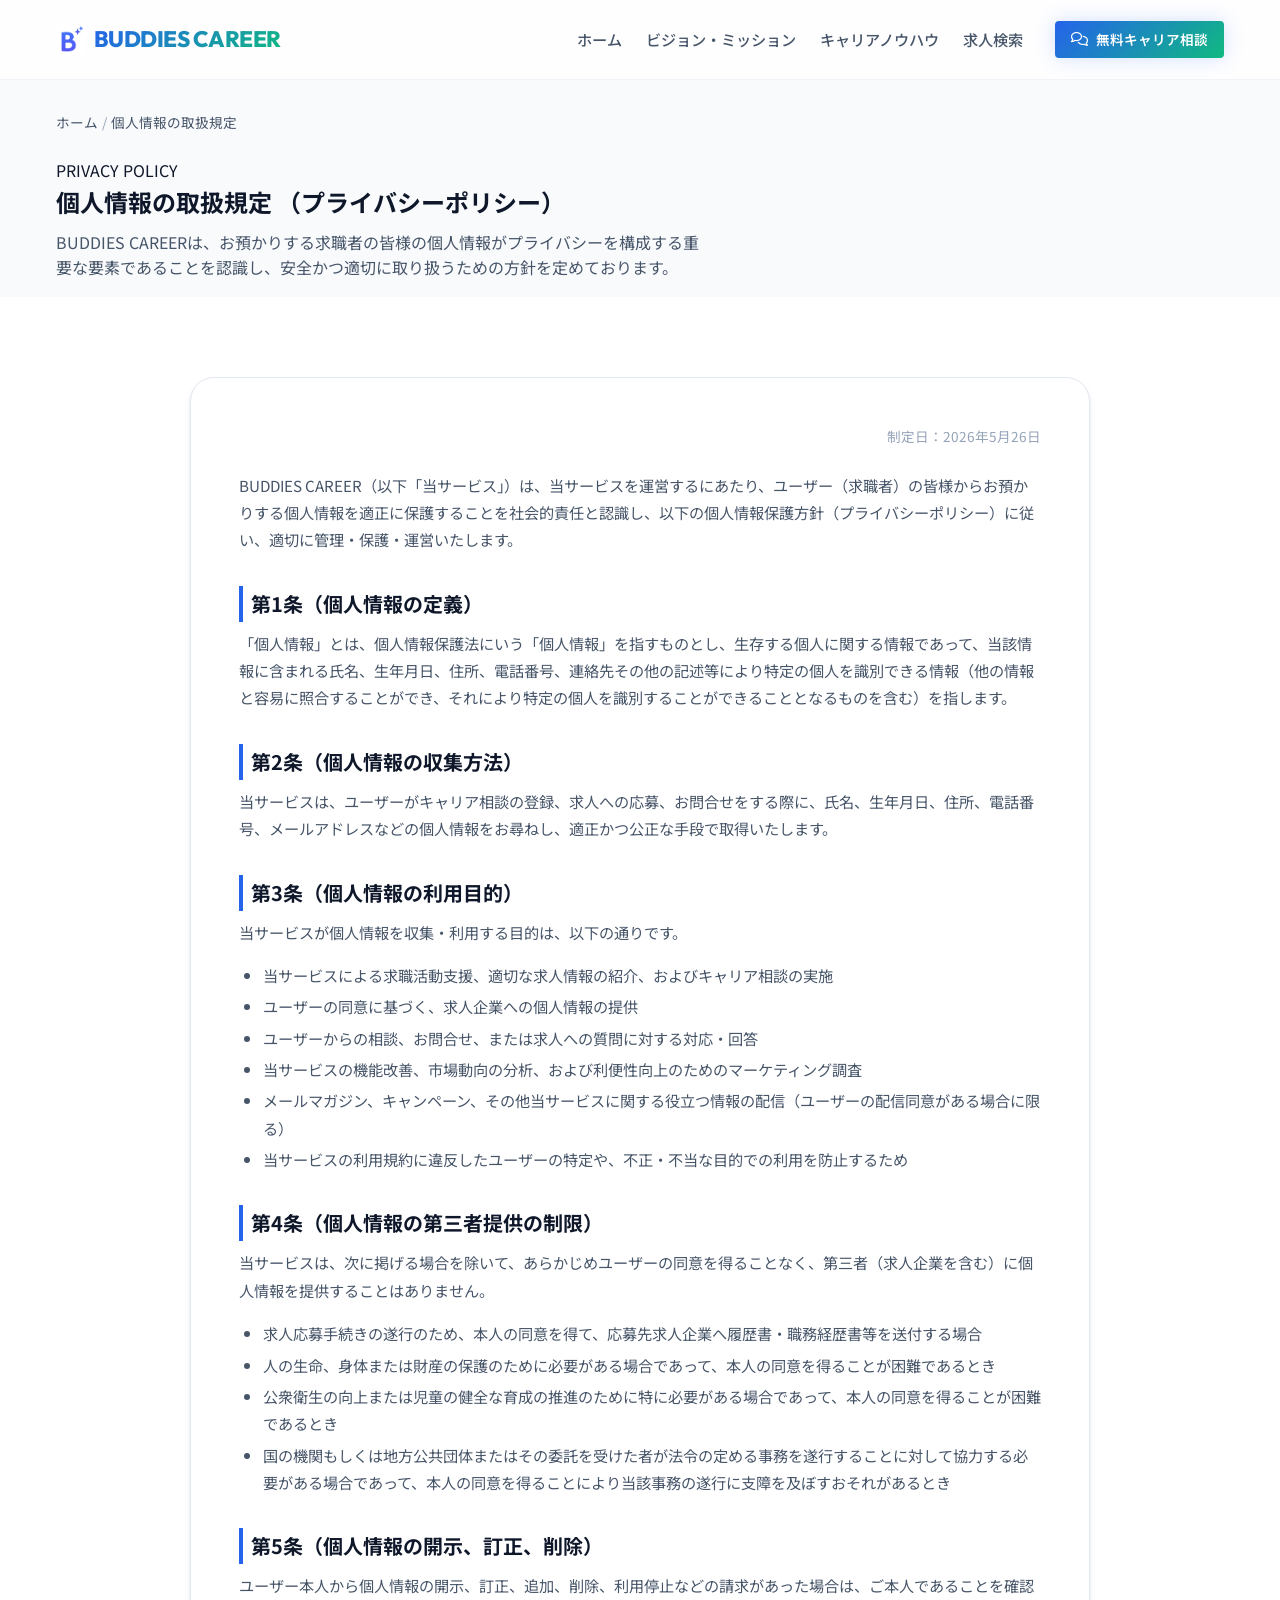
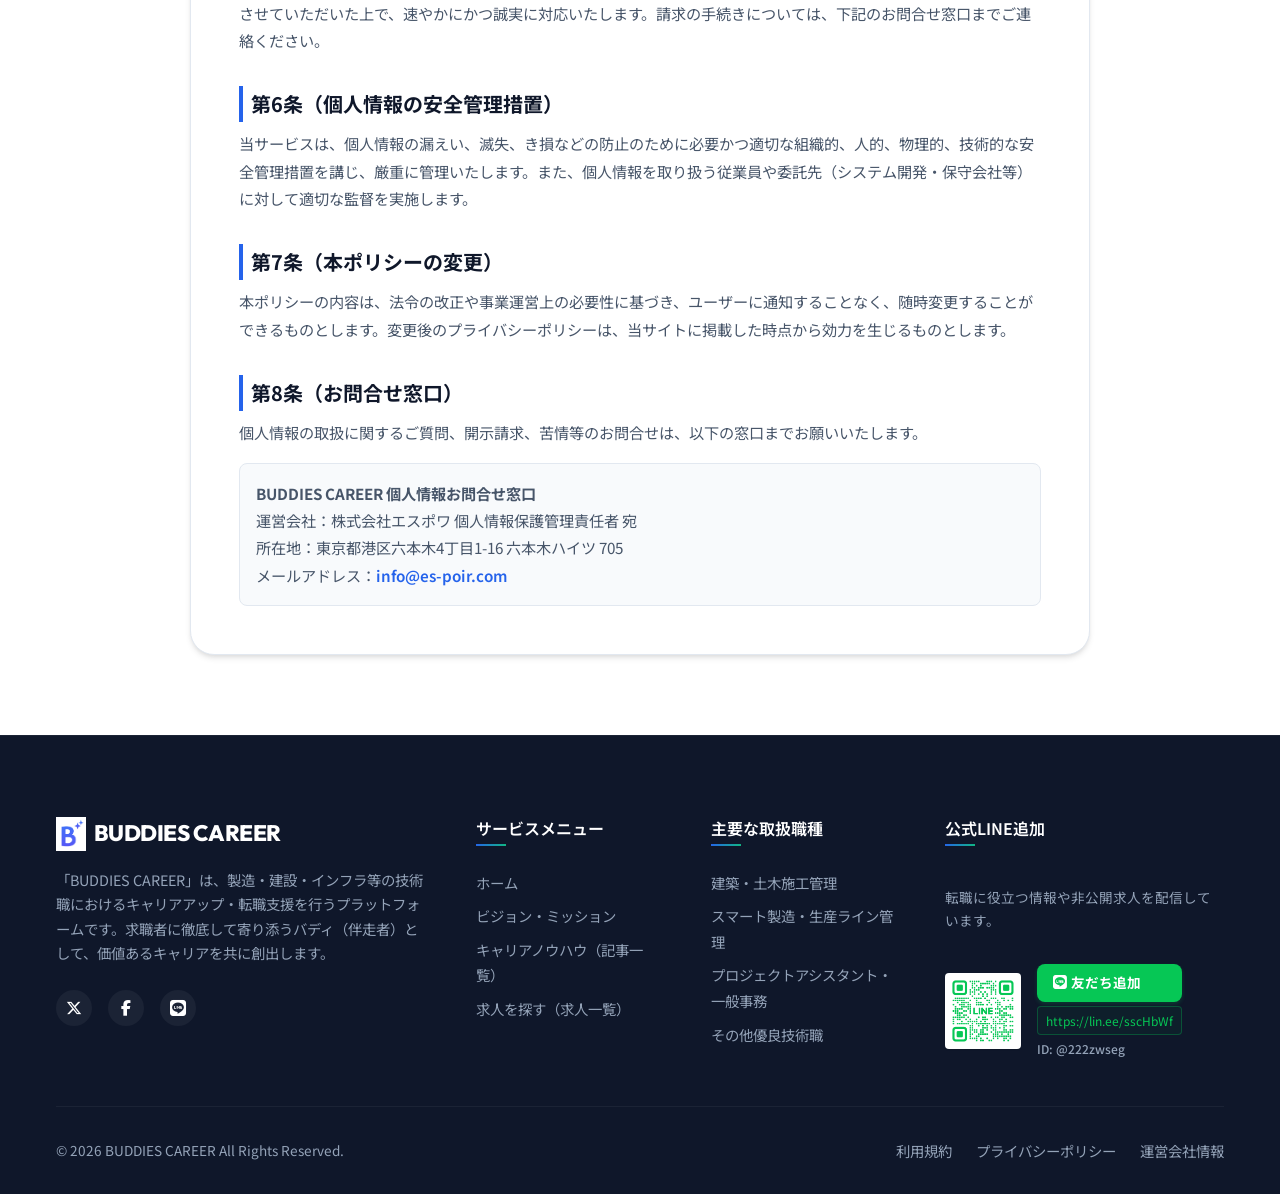
<file: privacy.html>
<!DOCTYPE html>
<html lang="ja">
<head>
  <meta charset="UTF-8">
  <meta name="viewport" content="width=device-width, initial-scale=1.0">
  <title>個人情報の取扱規定（プライバシーポリシー）｜BUDDIES CAREER（バディーズキャリア）</title>
  <meta name="description" content="BUDDIES CAREER（バディーズキャリア）の個人情報の取扱規定（プライバシーポリシー）に関するページです。お預かりする求職者の皆様の個人情報を、法令に準拠し安全かつ適切に管理することをお約束します。">
  
  <!-- CSS Stylesheets -->
  <link rel="stylesheet" href="assets/css/variables.css">
  <link rel="stylesheet" href="assets/css/style.css">
  <link rel="stylesheet" href="assets/css/components.css">
  
  <!-- FontAwesome for Icons -->
  <link rel="stylesheet" href="https://cdnjs.cloudflare.com/ajax/libs/font-awesome/6.4.0/css/all.min.css">
  
  <style>
    /* privacy.html固有の追加スタイル */
    .privacy-content {
      background-color: var(--bg-primary);
      border-radius: var(--radius-xl);
      border: 1px solid var(--border-color);
      padding: var(--space-xxl);
      box-shadow: var(--shadow-md);
      max-width: 900px;
      margin: 0 auto;
    }
    
    @media (max-width: 576px) {
      .privacy-content {
        padding: var(--space-xl);
      }
    }
    
    .privacy-body {
      font-size: 0.95rem;
      line-height: 1.8;
      color: var(--text-secondary);
    }
    
    .privacy-body h2 {
      font-size: 1.25rem;
      color: var(--text-primary);
      margin-top: var(--space-xl);
      margin-bottom: var(--space-sm);
      border-left: 4px solid var(--primary-color);
      padding-left: var(--space-sm);
      font-weight: 700;
    }
    
    .privacy-body p {
      margin-bottom: var(--space-md);
    }
    
    .privacy-body ul {
      margin-bottom: var(--space-md);
      padding-left: var(--space-lg);
      list-style-type: disc;
    }
    
    .privacy-body li {
      margin-bottom: var(--space-xs);
    }
    
    .privacy-date {
      text-align: right;
      font-size: 0.85rem;
      color: var(--text-muted);
      margin-bottom: var(--space-lg);
    }
  </style>
</head>
<body>

  <!-- Header -->
  <header class="header">
    <div class="container header__container">
      <a href="index.html" class="logo">
        <img src="assets/images/logo.png" alt="BUDDIES CAREER ロゴ" class="logo__img">
        <span class="logo__text">BUDDIES CAREER</span>
      </a>
      
      <nav class="nav">
        <ul class="nav__list">
          <li><a href="index.html" class="nav__link">ホーム</a></li>
          <li><a href="company.html" class="nav__link">ビジョン・ミッション</a></li>
          <li><a href="articles.html" class="nav__link">キャリアノウハウ</a></li>
          <li><a href="jobs.html" class="nav__link">求人検索</a></li>
        </ul>
        <div class="header__cta">
          <a href="contact.html" class="btn btn-primary btn-sm"><i class="fa-regular fa-comments"></i> 無料キャリア相談</a>
        </div>
      </nav>

      <button class="burger-menu" aria-label="メニューを開く">
        <span></span>
        <span></span>
        <span></span>
      </button>
    </div>
  </header>

  <!-- Mobile Navigation Drawer -->
  <nav class="mobile-nav">
    <ul class="mobile-nav__list">
      <li><a href="index.html" class="mobile-nav__link">ホーム</a></li>
      <li><a href="company.html" class="mobile-nav__link">ビジョン・ミッション</a></li>
      <li><a href="articles.html" class="mobile-nav__link">キャリアノウハウ</a></li>
      <li><a href="jobs.html" class="mobile-nav__link">求人検索</a></li>
    </ul>
    <div class="mobile-nav__cta" style="margin-top: var(--space-md);">
      <a href="contact.html" class="btn btn-primary" style="width: 100%;"><i class="fa-regular fa-comments"></i> 無料キャリア相談</a>
    </div>
  </nav>

  <!-- Page Title Section -->
  <section class="section section-bg-gray" style="padding-top: calc(var(--header-height) + var(--space-xl)); padding-bottom: var(--space-md);">
    <div class="container">
      <ul class="breadcrumb">
        <li class="breadcrumb__item"><a href="index.html" class="breadcrumb__link">ホーム</a></li>
        <li class="breadcrumb__item">個人情報の取扱規定</li>
      </ul>
      <div class="section-title-area" style="text-align: left; align-items: flex-start; margin-bottom: 0;">
        <span class="section-subtitle">PRIVACY POLICY</span>
        <h1 class="section-title">個人情報の取扱規定 <span class="gradient">（プライバシーポリシー）</span></h1>
        <p style="color: var(--text-secondary); margin-top: var(--space-sm); max-width: 650px;">
          BUDDIES CAREERは、お預かりする求職者の皆様の個人情報がプライバシーを構成する重要な要素であることを認識し、安全かつ適切に取り扱うための方針を定めております。
        </p>
      </div>
    </div>
  </section>

  <!-- Main Content Section -->
  <section class="section">
    <div class="container">
      <div class="privacy-content">
        <div class="privacy-date">
          制定日：2026年5月26日
        </div>
        
        <div class="privacy-body">
          <p>
            BUDDIES CAREER（以下「当サービス」）は、当サービスを運営するにあたり、ユーザー（求職者）の皆様からお預かりする個人情報を適正に保護することを社会的責任と認識し、以下の個人情報保護方針（プライバシーポリシー）に従い、適切に管理・保護・運営いたします。
          </p>

          <h2>第1条（個人情報の定義）</h2>
          <p>
            「個人情報」とは、個人情報保護法にいう「個人情報」を指すものとし、生存する個人に関する情報であって、当該情報に含まれる氏名、生年月日、住所、電話番号、連絡先その他の記述等により特定の個人を識別できる情報（他の情報と容易に照合することができ、それにより特定の個人を識別することができることとなるものを含む）を指します。
          </p>

          <h2>第2条（個人情報の収集方法）</h2>
          <p>
            当サービスは、ユーザーがキャリア相談の登録、求人への応募、お問合せをする際に、氏名、生年月日、住所、電話番号、メールアドレスなどの個人情報をお尋ねし、適正かつ公正な手段で取得いたします。
          </p>

          <h2>第3条（個人情報の利用目的）</h2>
          <p>
            当サービスが個人情報を収集・利用する目的は、以下の通りです。
          </p>
          <ul>
            <li>当サービスによる求職活動支援、適切な求人情報の紹介、およびキャリア相談の実施</li>
            <li>ユーザーの同意に基づく、求人企業への個人情報の提供</li>
            <li>ユーザーからの相談、お問合せ、または求人への質問に対する対応・回答</li>
            <li>当サービスの機能改善、市場動向の分析、および利便性向上のためのマーケティング調査</li>
            <li>メールマガジン、キャンペーン、その他当サービスに関する役立つ情報の配信（ユーザーの配信同意がある場合に限る）</li>
            <li>当サービスの利用規約に違反したユーザーの特定や、不正・不当な目的での利用を防止するため</li>
          </ul>

          <h2>第4条（個人情報の第三者提供の制限）</h2>
          <p>
            当サービスは、次に掲げる場合を除いて、あらかじめユーザーの同意を得ることなく、第三者（求人企業を含む）に個人情報を提供することはありません。
          </p>
          <ul>
            <li>求人応募手続きの遂行のため、本人の同意を得て、応募先求人企業へ履歴書・職務経歴書等を送付する場合</li>
            <li>人の生命、身体または財産の保護のために必要がある場合であって、本人の同意を得ることが困難であるとき</li>
            <li>公衆衛生の向上または児童の健全な育成の推進のために特に必要がある場合であって、本人の同意を得ることが困難であるとき</li>
            <li>国の機関もしくは地方公共団体またはその委託を受けた者が法令の定める事務を遂行することに対して協力する必要がある場合であって、本人の同意を得ることにより当該事務の遂行に支障を及ぼすおそれがあるとき</li>
          </ul>

          <h2>第5条（個人情報の開示、訂正、削除）</h2>
          <p>
            ユーザー本人から個人情報の開示、訂正、追加、削除、利用停止などの請求があった場合は、ご本人であることを確認させていただいた上で、速やかにかつ誠実に対応いたします。請求の手続きについては、下記のお問合せ窓口までご連絡ください。
          </p>

          <h2>第6条（個人情報の安全管理措置）</h2>
          <p>
            当サービスは、個人情報の漏えい、滅失、き損などの防止のために必要かつ適切な組織的、人的、物理的、技術的な安全管理措置を講じ、厳重に管理いたします。また、個人情報を取り扱う従業員や委託先（システム開発・保守会社等）に対して適切な監督を実施します。
          </p>

          <h2>第7条（本ポリシーの変更）</h2>
          <p>
            本ポリシーの内容は、法令の改正や事業運営上の必要性に基づき、ユーザーに通知することなく、随時変更することができるものとします。変更後のプライバシーポリシーは、当サイトに掲載した時点から効力を生じるものとします。
          </p>

          <h2>第8条（お問合せ窓口）</h2>
          <p>
            個人情報の取扱に関するご質問、開示請求、苦情等のお問合せは、以下の窓口までお願いいたします。
          </p>
          <div style="background-color: var(--bg-secondary); border: 1px solid var(--border-color); padding: var(--space-md); border-radius: var(--radius-md); margin-top: var(--space-sm);">
            <strong>BUDDIES CAREER 個人情報お問合せ窓口</strong><br>
            運営会社：株式会社エスポワ 個人情報保護管理責任者 宛<br>
            所在地：東京都港区六本木4丁目1-16 六本木ハイツ 705<br>
            メールアドレス：<a href="mailto:info@es-poir.com" style="color: var(--primary-color); font-weight: 600;">info@es-poir.com</a>
          </div>
        </div>
      </div>
    </div>
  </section>

  <!-- Footer -->
  <footer class="footer">
    <div class="container">
      <div class="footer__grid">
        <div class="footer__about">
          <a href="index.html" class="logo footer__logo">
            <img src="assets/images/logo.png" alt="BUDDIES CAREER ロゴ" class="logo__img">
            <span class="logo__text" style="color: #ffffff;">BUDDIES CAREER</span>
          </a>
          <p class="footer__desc">
            「BUDDIES CAREER」は、製造・建設・インフラ等の技術職におけるキャリアアップ・転職支援を行うプラットフォームです。求職者に徹底して寄り添うバディ（伴走者）として、価値あるキャリアを共に創出します。
          </p>
          <div class="footer__socials">
            <a href="#" class="footer__social-link" aria-label="Twitter"><i class="fa-brands fa-x-twitter"></i></a>
            <a href="#" class="footer__social-link" aria-label="Facebook"><i class="fa-brands fa-facebook-f"></i></a>
            <a href="#" class="footer__social-link" aria-label="LINE"><i class="fa-brands fa-line"></i></a>
          </div>
        </div>

        <div>
          <h3 class="footer__title">サービスメニュー</h3>
          <ul class="footer__links">
            <li><a href="index.html" class="footer__link">ホーム</a></li>
            <li><a href="company.html" class="footer__link">ビジョン・ミッション</a></li>
            <li><a href="articles.html" class="footer__link">キャリアノウハウ（記事一覧）</a></li>
            <li><a href="jobs.html" class="footer__link">求人を探す（求人一覧）</a></li>
          </ul>
        </div>

        <div>
          <h3 class="footer__title">主要な取扱職種</h3>
          <ul class="footer__links">
            <li><a href="jobs.html?occupation=construction" class="footer__link">建築・土木施工管理</a></li>
            <li><a href="jobs.html?occupation=manufacturing" class="footer__link">スマート製造・生産ライン管理</a></li>
            <li><a href="jobs.html?occupation=office" class="footer__link">プロジェクトアシスタント・一般事務</a></li>
            <li><a href="jobs.html" class="footer__link">その他優良技術職</a></li>
          </ul>
        </div>

        <div class="footer__line-add">
          <h3 class="footer__title">公式LINE追加</h3>
          <p class="footer__desc" style="font-size: 0.85rem; margin-bottom: 12px;">転職に役立つ情報や非公開求人を配信しています。</p>
          <div class="footer__line-content">
            <div class="footer__line-qr">
              <img src="assets/images/line-qr.png" alt="公式LINE QRコード">
            </div>
            <div class="footer__line-info">
              <a href="https://lin.ee/sscHbWf" target="_blank" rel="noopener noreferrer" class="btn-line">
                <i class="fa-brands fa-line"></i> 友だち追加
              </a>
              <a href="https://lin.ee/sscHbWf" target="_blank" rel="noopener noreferrer" class="btn-line-link">
                https://lin.ee/sscHbWf
              </a>
              <span class="footer__line-id">ID: @222zwseg</span>
            </div>
          </div>
        </div>
      </div>

      <div class="footer__copyright">
        <p>&copy; 2026 BUDDIES CAREER All Rights Reserved.</p>
        <div class="footer__policy-links">
          <a href="terms.html" class="footer__link">利用規約</a>
          <a href="privacy.html" class="footer__link">プライバシーポリシー</a>
          <a href="https://es-poir.com" target="_blank" rel="noopener noreferrer" class="footer__link">運営会社情報</a>
        </div>
      </div>
    </div>
  </footer>

  <!-- Scripts -->
  <script src="assets/js/main.js"></script>
</body>
</html>
</file>
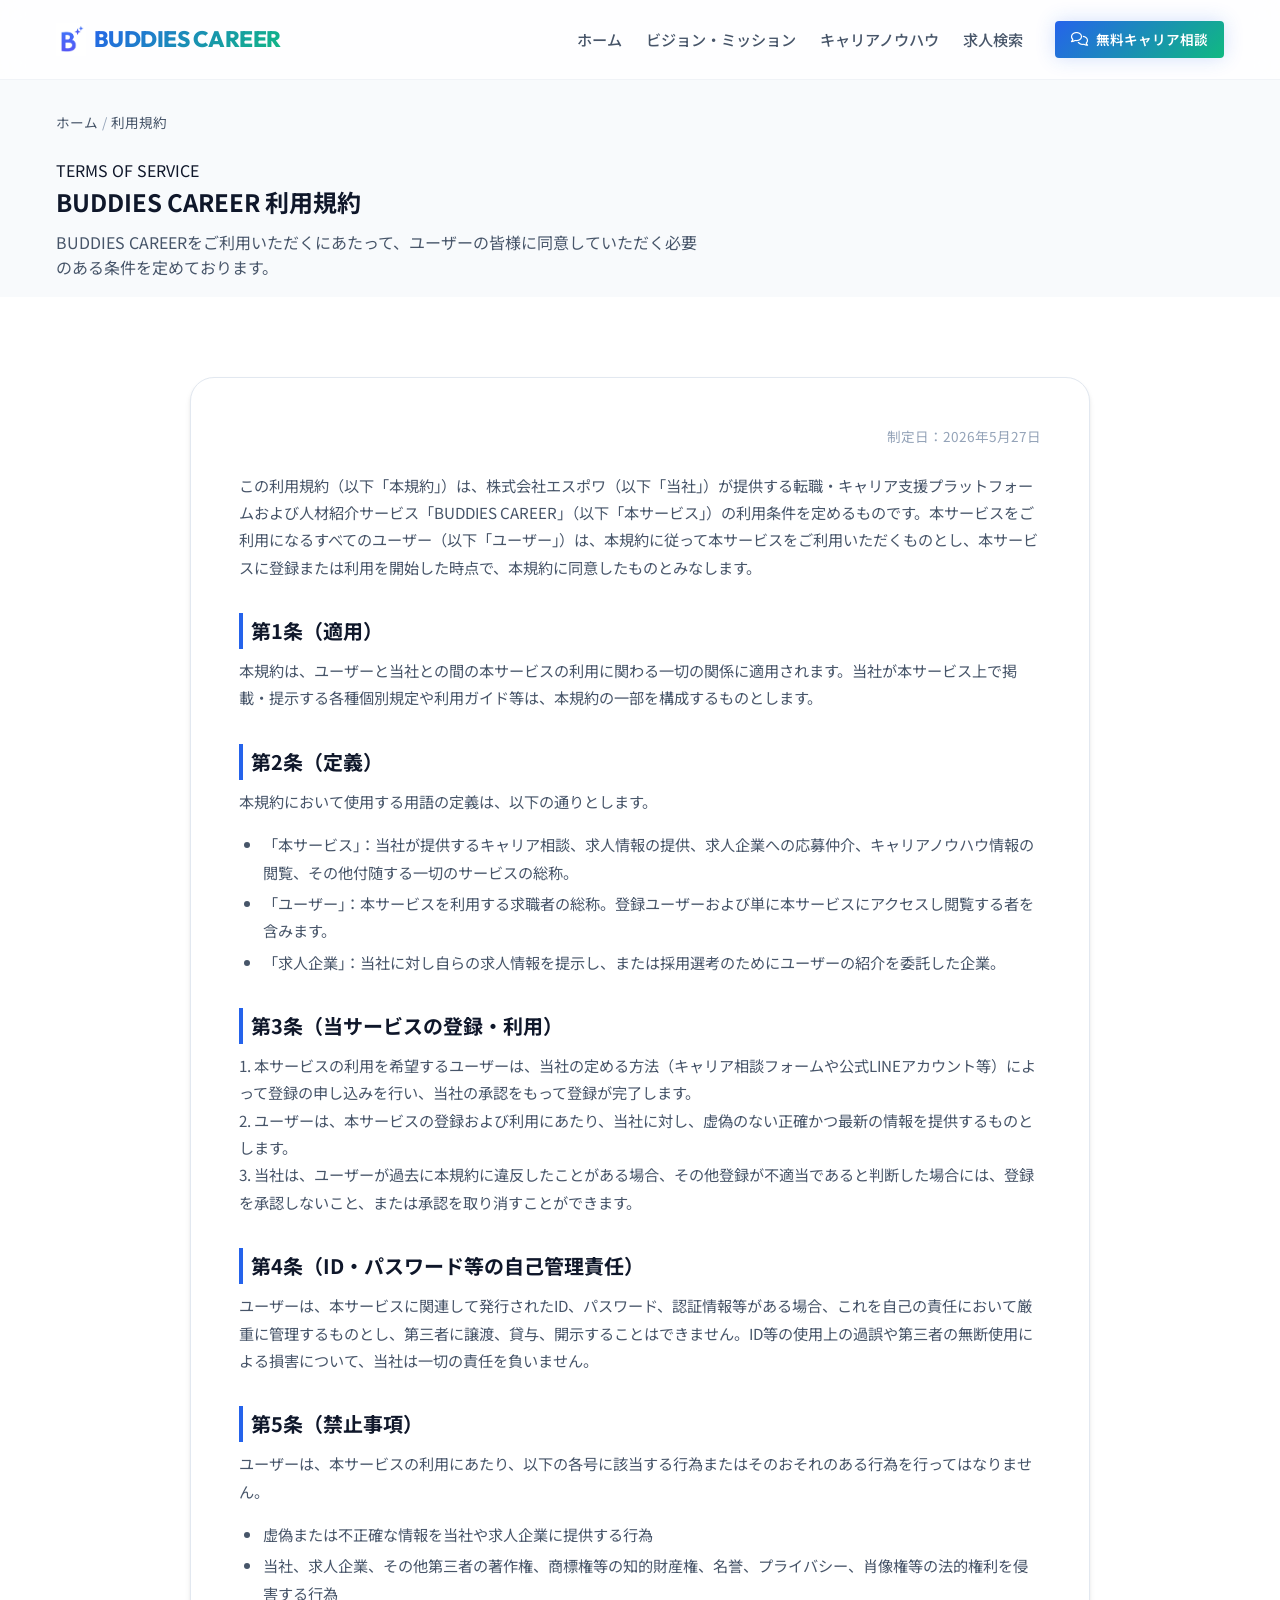
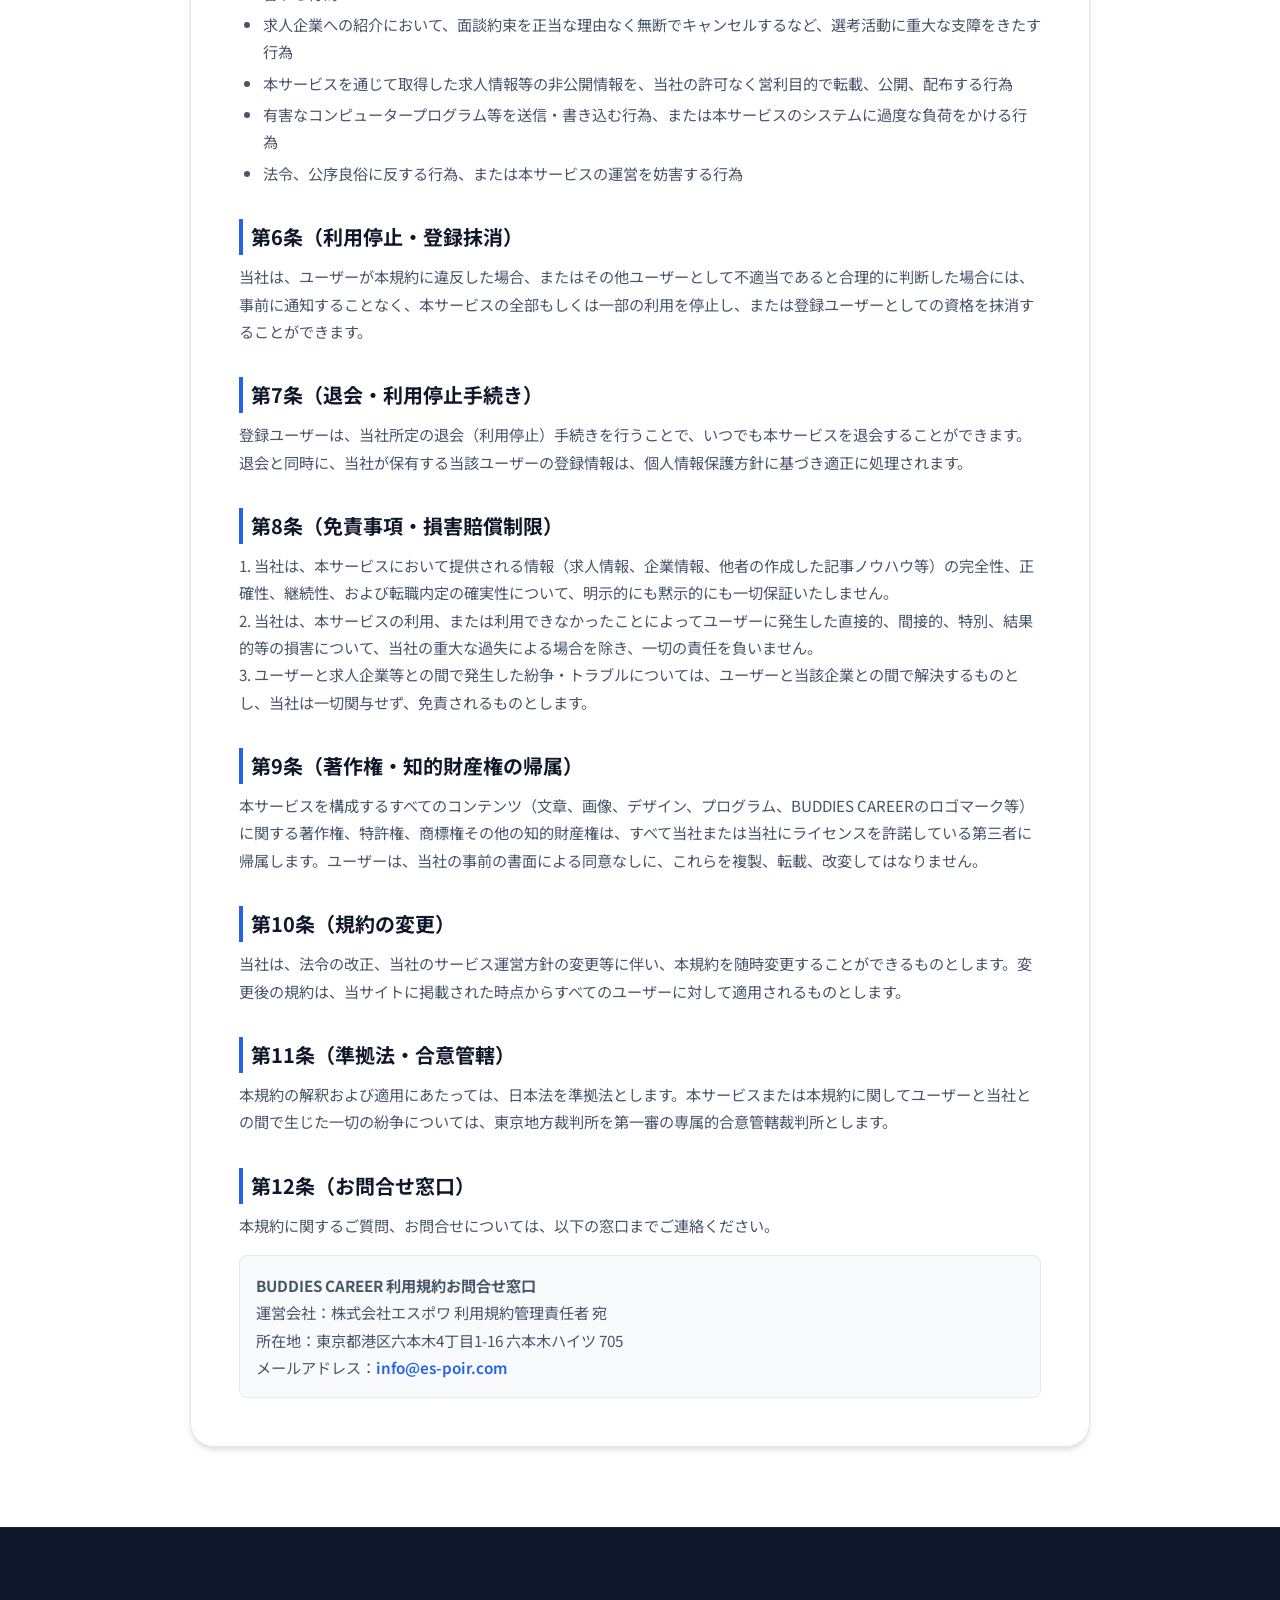
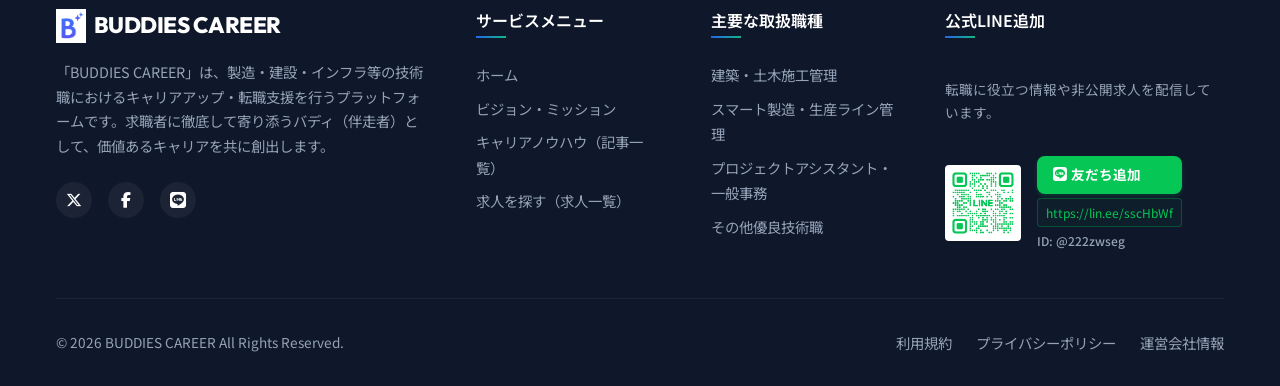
<file: terms.html>
<!DOCTYPE html>
<html lang="ja">
<head>
  <meta charset="UTF-8">
  <meta name="viewport" content="width=device-width, initial-scale=1.0">
  <title>利用規約｜BUDDIES CAREER（バディーズキャリア）</title>
  <meta name="description" content="BUDDIES CAREER（バディーズキャリア）のサービス利用規約に関するページです。当サービスをご利用いただくにあたっての条件や、禁止事項、免責事項等を定めております。">
  
  <!-- CSS Stylesheets -->
  <link rel="stylesheet" href="assets/css/variables.css">
  <link rel="stylesheet" href="assets/css/style.css">
  <link rel="stylesheet" href="assets/css/components.css">
  
  <!-- FontAwesome for Icons -->
  <link rel="stylesheet" href="https://cdnjs.cloudflare.com/ajax/libs/font-awesome/6.4.0/css/all.min.css">
  
  <style>
    /* terms.html固有の追加スタイル (privacy.htmlと同様) */
    .privacy-content {
      background-color: var(--bg-primary);
      border-radius: var(--radius-xl);
      border: 1px solid var(--border-color);
      padding: var(--space-xxl);
      box-shadow: var(--shadow-md);
      max-width: 900px;
      margin: 0 auto;
    }
    
    @media (max-width: 576px) {
      .privacy-content {
        padding: var(--space-xl);
      }
    }
    
    .privacy-body {
      font-size: 0.95rem;
      line-height: 1.8;
      color: var(--text-secondary);
    }
    
    .privacy-body h2 {
      font-size: 1.25rem;
      color: var(--text-primary);
      margin-top: var(--space-xl);
      margin-bottom: var(--space-sm);
      border-left: 4px solid var(--primary-color);
      padding-left: var(--space-sm);
      font-weight: 700;
    }
    
    .privacy-body p {
      margin-bottom: var(--space-md);
    }
    
    .privacy-body ul {
      margin-bottom: var(--space-md);
      padding-left: var(--space-lg);
      list-style-type: disc;
    }
    
    .privacy-body li {
      margin-bottom: var(--space-xs);
    }
    
    .privacy-date {
      text-align: right;
      font-size: 0.85rem;
      color: var(--text-muted);
      margin-bottom: var(--space-lg);
    }
  </style>
</head>
<body>

  <!-- Header -->
  <header class="header">
    <div class="container header__container">
      <a href="index.html" class="logo">
        <img src="assets/images/logo.png" alt="BUDDIES CAREER ロゴ" class="logo__img">
        <span class="logo__text">BUDDIES CAREER</span>
      </a>
      
      <nav class="nav">
        <ul class="nav__list">
          <li><a href="index.html" class="nav__link">ホーム</a></li>
          <li><a href="company.html" class="nav__link">ビジョン・ミッション</a></li>
          <li><a href="articles.html" class="nav__link">キャリアノウハウ</a></li>
          <li><a href="jobs.html" class="nav__link">求人検索</a></li>
        </ul>
        <div class="header__cta">
          <a href="contact.html" class="btn btn-primary btn-sm"><i class="fa-regular fa-comments"></i> 無料キャリア相談</a>
        </div>
      </nav>

      <button class="burger-menu" aria-label="メニューを開く">
        <span></span>
        <span></span>
        <span></span>
      </button>
    </div>
  </header>

  <!-- Mobile Navigation Drawer -->
  <nav class="mobile-nav">
    <ul class="mobile-nav__list">
      <li><a href="index.html" class="mobile-nav__link">ホーム</a></li>
      <li><a href="company.html" class="mobile-nav__link">ビジョン・ミッション</a></li>
      <li><a href="articles.html" class="mobile-nav__link">キャリアノウハウ</a></li>
      <li><a href="jobs.html" class="mobile-nav__link">求人検索</a></li>
    </ul>
    <div class="mobile-nav__cta" style="margin-top: var(--space-md);">
      <a href="contact.html" class="btn btn-primary" style="width: 100%;"><i class="fa-regular fa-comments"></i> 無料キャリア相談</a>
    </div>
  </nav>

  <!-- Page Title Section -->
  <section class="section section-bg-gray" style="padding-top: calc(var(--header-height) + var(--space-xl)); padding-bottom: var(--space-md);">
    <div class="container">
      <ul class="breadcrumb">
        <li class="breadcrumb__item"><a href="index.html" class="breadcrumb__link">ホーム</a></li>
        <li class="breadcrumb__item">利用規約</li>
      </ul>
      <div class="section-title-area" style="text-align: left; align-items: flex-start; margin-bottom: 0;">
        <span class="section-subtitle">TERMS OF SERVICE</span>
        <h1 class="section-title">BUDDIES CAREER <span class="gradient">利用規約</span></h1>
        <p style="color: var(--text-secondary); margin-top: var(--space-sm); max-width: 650px;">
          BUDDIES CAREERをご利用いただくにあたって、ユーザーの皆様に同意していただく必要のある条件を定めております。
        </p>
      </div>
    </div>
  </section>

  <!-- Main Content Section -->
  <section class="section">
    <div class="container">
      <div class="privacy-content">
        <div class="privacy-date">
          制定日：2026年5月27日
        </div>
        
        <div class="privacy-body">
          <p>
            この利用規約（以下「本規約」）は、株式会社エスポワ（以下「当社」）が提供する転職・キャリア支援プラットフォームおよび人材紹介サービス「BUDDIES CAREER」（以下「本サービス」）の利用条件を定めるものです。本サービスをご利用になるすべてのユーザー（以下「ユーザー」）は、本規約に従って本サービスをご利用いただくものとし、本サービスに登録または利用を開始した時点で、本規約に同意したものとみなします。
          </p>

          <h2>第1条（適用）</h2>
          <p>
            本規約は、ユーザーと当社との間の本サービスの利用に関わる一切の関係に適用されます。当社が本サービス上で掲載・提示する各種個別規定や利用ガイド等は、本規約の一部を構成するものとします。
          </p>

          <h2>第2条（定義）</h2>
          <p>
            本規約において使用する用語の定義は、以下の通りとします。
          </p>
          <ul>
            <li>「本サービス」：当社が提供するキャリア相談、求人情報の提供、求人企業への応募仲介、キャリアノウハウ情報の閲覧、その他付随する一切のサービスの総称。</li>
            <li>「ユーザー」：本サービスを利用する求職者の総称。登録ユーザーおよび単に本サービスにアクセスし閲覧する者を含みます。</li>
            <li>「求人企業」：当社に対し自らの求人情報を提示し、または採用選考のためにユーザーの紹介を委託した企業。</li>
          </ul>

          <h2>第3条（当サービスの登録・利用）</h2>
          <p>
            1. 本サービスの利用を希望するユーザーは、当社の定める方法（キャリア相談フォームや公式LINEアカウント等）によって登録の申し込みを行い、当社の承認をもって登録が完了します。<br>
            2. ユーザーは、本サービスの登録および利用にあたり、当社に対し、虚偽のない正確かつ最新の情報を提供するものとします。<br>
            3. 当社は、ユーザーが過去に本規約に違反したことがある場合、その他登録が不適当であると判断した場合には、登録を承認しないこと、または承認を取り消すことができます。
          </p>

          <h2>第4条（ID・パスワード等の自己管理責任）</h2>
          <p>
            ユーザーは、本サービスに関連して発行されたID、パスワード、認証情報等がある場合、これを自己の責任において厳重に管理するものとし、第三者に譲渡、貸与、開示することはできません。ID等の使用上の過誤や第三者の無断使用による損害について、当社は一切の責任を負いません。
          </p>

          <h2>第5条（禁止事項）</h2>
          <p>
            ユーザーは、本サービスの利用にあたり、以下の各号に該当する行為またはそのおそれのある行為を行ってはなりません。
          </p>
          <ul>
            <li>虚偽または不正確な情報を当社や求人企業に提供する行為</li>
            <li>当社、求人企業、その他第三者の著作権、商標権等の知的財産権、名誉、プライバシー、肖像権等の法的権利を侵害する行為</li>
            <li>求人企業への紹介において、面談約束を正当な理由なく無断でキャンセルするなど、選考活動に重大な支障をきたす行為</li>
            <li>本サービスを通じて取得した求人情報等の非公開情報を、当社の許可なく営利目的で転載、公開、配布する行為</li>
            <li>有害なコンピュータープログラム等を送信・書き込む行為、または本サービスのシステムに過度な負荷をかける行為</li>
            <li>法令、公序良俗に反する行為、または本サービスの運営を妨害する行為</li>
          </ul>

          <h2>第6条（利用停止・登録抹消）</h2>
          <p>
            当社は、ユーザーが本規約に違反した場合、またはその他ユーザーとして不適当であると合理的に判断した場合には、事前に通知することなく、本サービスの全部もしくは一部の利用を停止し、または登録ユーザーとしての資格を抹消することができます。
          </p>

          <h2>第7条（退会・利用停止手続き）</h2>
          <p>
            登録ユーザーは、当社所定の退会（利用停止）手続きを行うことで、いつでも本サービスを退会することができます。退会と同時に、当社が保有する当該ユーザーの登録情報は、個人情報保護方針に基づき適正に処理されます。
          </p>

          <h2>第8条（免責事項・損害賠償制限）</h2>
          <p>
            1. 当社は、本サービスにおいて提供される情報（求人情報、企業情報、他者の作成した記事ノウハウ等）の完全性、正確性、継続性、および転職内定の確実性について、明示的にも黙示的にも一切保証いたしません。<br>
            2. 当社は、本サービスの利用、または利用できなかったことによってユーザーに発生した直接的、間接的、特別、結果的等の損害について、当社の重大な過失による場合を除き、一切の責任を負いません。<br>
            3. ユーザーと求人企業等との間で発生した紛争・トラブルについては、ユーザーと当該企業との間で解決するものとし、当社は一切関与せず、免責されるものとします。
          </p>

          <h2>第9条（著作権・知的財産権の帰属）</h2>
          <p>
            本サービスを構成するすべてのコンテンツ（文章、画像、デザイン、プログラム、BUDDIES CAREERのロゴマーク等）に関する著作権、特許権、商標権その他の知的財産権は、すべて当社または当社にライセンスを許諾している第三者に帰属します。ユーザーは、当社の事前の書面による同意なしに、これらを複製、転載、改変してはなりません。
          </p>

          <h2>第10条（規約の変更）</h2>
          <p>
            当社は、法令の改正、当社のサービス運営方針の変更等に伴い、本規約を随時変更することができるものとします。変更後の規約は、当サイトに掲載された時点からすべてのユーザーに対して適用されるものとします。
          </p>

          <h2>第11条（準拠法・合意管轄）</h2>
          <p>
            本規約の解釈および適用にあたっては、日本法を準拠法とします。本サービスまたは本規約に関してユーザーと当社との間で生じた一切の紛争については、東京地方裁判所を第一審の専属的合意管轄裁判所とします。
          </p>

          <h2>第12条（お問合せ窓口）</h2>
          <p>
            本規約に関するご質問、お問合せについては、以下の窓口までご連絡ください。
          </p>
          <div style="background-color: var(--bg-secondary); border: 1px solid var(--border-color); padding: var(--space-md); border-radius: var(--radius-md); margin-top: var(--space-sm);">
            <strong>BUDDIES CAREER 利用規約お問合せ窓口</strong><br>
            運営会社：株式会社エスポワ 利用規約管理責任者 宛<br>
            所在地：東京都港区六本木4丁目1-16 六本木ハイツ 705<br>
            メールアドレス：<a href="mailto:info@es-poir.com" style="color: var(--primary-color); font-weight: 600;">info@es-poir.com</a>
          </div>
        </div>
      </div>
    </div>
  </section>

  <!-- Footer -->
  <footer class="footer">
    <div class="container">
      <div class="footer__grid">
        <div class="footer__about">
          <a href="index.html" class="logo footer__logo">
            <img src="assets/images/logo.png" alt="BUDDIES CAREER ロゴ" class="logo__img">
            <span class="logo__text" style="color: #ffffff;">BUDDIES CAREER</span>
          </a>
          <p class="footer__desc">
            「BUDDIES CAREER」は、製造・建設・インフラ等の技術職におけるキャリアアップ・転職支援を行うプラットフォームです。求職者に徹底して寄り添うバディ（伴走者）として、価値あるキャリアを共に創出します。
          </p>
          <div class="footer__socials">
            <a href="#" class="footer__social-link" aria-label="Twitter"><i class="fa-brands fa-x-twitter"></i></a>
            <a href="#" class="footer__social-link" aria-label="Facebook"><i class="fa-brands fa-facebook-f"></i></a>
            <a href="#" class="footer__social-link" aria-label="LINE"><i class="fa-brands fa-line"></i></a>
          </div>
        </div>

        <div>
          <h3 class="footer__title">サービスメニュー</h3>
          <ul class="footer__links">
            <li><a href="index.html" class="footer__link">ホーム</a></li>
            <li><a href="company.html" class="footer__link">ビジョン・ミッション</a></li>
            <li><a href="articles.html" class="footer__link">キャリアノウハウ（記事一覧）</a></li>
            <li><a href="jobs.html" class="footer__link">求人を探す（求人一覧）</a></li>
          </ul>
        </div>

        <div>
          <h3 class="footer__title">主要な取扱職種</h3>
          <ul class="footer__links">
            <li><a href="jobs.html?occupation=construction" class="footer__link">建築・土木施工管理</a></li>
            <li><a href="jobs.html?occupation=manufacturing" class="footer__link">スマート製造・生産ライン管理</a></li>
            <li><a href="jobs.html?occupation=office" class="footer__link">プロジェクトアシスタント・一般事務</a></li>
            <li><a href="jobs.html" class="footer__link">その他優良技術職</a></li>
          </ul>
        </div>

        <div class="footer__line-add">
          <h3 class="footer__title">公式LINE追加</h3>
          <p class="footer__desc" style="font-size: 0.85rem; margin-bottom: 12px;">転職に役立つ情報や非公開求人を配信しています。</p>
          <div class="footer__line-content">
            <div class="footer__line-qr">
              <img src="assets/images/line-qr.png" alt="公式LINE QRコード">
            </div>
            <div class="footer__line-info">
              <a href="https://lin.ee/sscHbWf" target="_blank" rel="noopener noreferrer" class="btn-line">
                <i class="fa-brands fa-line"></i> 友だち追加
              </a>
              <a href="https://lin.ee/sscHbWf" target="_blank" rel="noopener noreferrer" class="btn-line-link">
                https://lin.ee/sscHbWf
              </a>
              <span class="footer__line-id">ID: @222zwseg</span>
            </div>
          </div>
        </div>
      </div>

      <div class="footer__copyright">
        <p>&copy; 2026 BUDDIES CAREER All Rights Reserved.</p>
        <div class="footer__policy-links">
          <a href="terms.html" class="footer__link">利用規約</a>
          <a href="privacy.html" class="footer__link">プライバシーポリシー</a>
          <a href="https://es-poir.com" target="_blank" rel="noopener noreferrer" class="footer__link">運営会社情報</a>
        </div>
      </div>
    </div>
  </footer>

  <!-- Scripts -->
  <script src="assets/js/main.js"></script>
</body>
</html>
</file>
<file: assets/css/variables.css>
@import url('https://fonts.googleapis.com/css2?family=Noto+Sans+JP:wght@300;400;500;700;900&family=Outfit:wght@300;400;500;600;700;800&display=swap');

:root {
  /* Brand Colors */
  --primary-color: #2563eb;          /* Indigo Blue */
  --primary-hover: #1d4ed8;
  --primary-light: #eff6ff;
  
  --secondary-color: #10b981;        /* Emerald Green */
  --secondary-hover: #059669;
  --secondary-light: #ecfdf5;

  --accent-color: #f59e0b;           /* Warm Amber (for warnings, special highlights) */

  /* Neutral Colors */
  --text-primary: #0f172a;           /* Slate 900 */
  --text-secondary: #475569;         /* Slate 600 */
  --text-muted: #94a3b8;             /* Slate 400 */
  --bg-primary: #ffffff;
  --bg-secondary: #f8fafc;           /* Slate 50 */
  --bg-tertiary: #f1f5f9;            /* Slate 100 */
  --border-color: #e2e8f0;           /* Slate 200 */
  --border-focus: #3b82f6;           /* Blue 500 */

  /* Gradients */
  --gradient-brand: linear-gradient(135deg, var(--primary-color) 0%, var(--secondary-color) 100%);
  --gradient-brand-hover: linear-gradient(135deg, var(--primary-hover) 0%, var(--secondary-hover) 100%);
  --gradient-dark: linear-gradient(135deg, #0f172a 0%, #1e293b 100%);
  --gradient-soft: linear-gradient(135deg, #eff6ff 0%, #ecfdf5 100%);

  /* Typography */
  --font-en: 'Outfit', sans-serif;
  --font-ja: 'Noto Sans JP', sans-serif;

  /* Spacing */
  --space-xs: 0.25rem;  /* 4px */
  --space-sm: 0.5rem;   /* 8px */
  --space-md: 1rem;     /* 16px */
  --space-lg: 1.5rem;   /* 24px */
  --space-xl: 2rem;     /* 32px */
  --space-xxl: 3rem;    /* 48px */
  --space-huge: 5rem;   /* 80px */

  /* Borders & Shadows */
  --radius-sm: 4px;
  --radius-md: 8px;
  --radius-lg: 16px;
  --radius-xl: 24px;
  --radius-full: 9999px;

  --shadow-sm: 0 1px 2px 0 rgba(0, 0, 0, 0.05);
  --shadow-md: 0 4px 6px -1px rgba(0, 0, 0, 0.1), 0 2px 4px -1px rgba(0, 0, 0, 0.06);
  --shadow-lg: 0 10px 15px -3px rgba(0, 0, 0, 0.1), 0 4px 6px -2px rgba(0, 0, 0, 0.05);
  --shadow-xl: 0 20px 25px -5px rgba(0, 0, 0, 0.1), 0 10px 10px -5px rgba(0, 0, 0, 0.04);
  --shadow-glow: 0 0 20px rgba(37, 99, 235, 0.2);

  /* Transitions */
  --transition-fast: 0.15s ease;
  --transition-normal: 0.3s cubic-bezier(0.4, 0, 0.2, 1);
  --transition-slow: 0.5s cubic-bezier(0.4, 0, 0.2, 1);

  /* Layout */
  --max-width: 1200px;
  --header-height: 80px;
}

/* Base Reset & Reset Customizations */
*, *::before, *::after {
  box-sizing: border-box;
  margin: 0;
  padding: 0;
}

html {
  scroll-behavior: smooth;
  -webkit-text-size-adjust: 100%;
}

body {
  font-family: var(--font-ja);
  font-size: 16px;
  line-height: 1.6;
  color: var(--text-primary);
  background-color: var(--bg-primary);
  overflow-x: hidden;
}

img {
  max-width: 100%;
  height: auto;
  display: block;
}

a {
  color: inherit;
  text-decoration: none;
  transition: var(--transition-fast);
}

button, input, select, textarea {
  font-family: inherit;
  font-size: inherit;
  line-height: inherit;
  color: inherit;
  border: none;
  background: none;
}

button {
  cursor: pointer;
}

ul, ol {
  list-style: none;
}
</file>
<file: assets/css/style.css>
/* assets/css/style.css */

/* Layout Containers */
.container {
  width: 100%;
  max-width: var(--max-width);
  margin-right: auto;
  margin-left: auto;
  padding-right: var(--space-md);
  padding-left: var(--space-md);
}

.section {
  padding-top: var(--space-huge);
  padding-bottom: var(--space-huge);
  position: relative;
}

.section-bg-gray {
  background-color: var(--bg-secondary);
}

.section-bg-dark {
  background: var(--gradient-dark);
  color: #ffffff;
}

/* Header Styles */
.header {
  position: fixed;
  top: 0;
  left: 0;
  width: 100%;
  height: var(--header-height);
  z-index: 1000;
  background-color: rgba(255, 255, 255, 0.8);
  backdrop-filter: blur(12px);
  -webkit-backdrop-filter: blur(12px);
  border-bottom: 1px solid rgba(226, 232, 240, 0.5);
  transition: var(--transition-normal);
  display: flex;
  align-items: center;
}

.header.scrolled {
  height: 70px;
  background-color: rgba(255, 255, 255, 0.95);
  box-shadow: var(--shadow-md);
}

.header__container {
  display: flex;
  justify-content: space-between;
  align-items: center;
  width: 100%;
}

.logo {
  display: flex;
  align-items: center;
  gap: var(--space-sm);
  font-family: var(--font-en);
  font-weight: 800;
  font-size: 1.4rem;
  letter-spacing: -0.5px;
}

.logo__icon {
  width: 32px;
  height: 32px;
  background: var(--gradient-brand);
  border-radius: var(--radius-md);
  display: flex;
  align-items: center;
  justify-content: center;
  color: #ffffff;
  font-weight: 900;
  font-size: 1.1rem;
  box-shadow: var(--shadow-glow);
}

.logo__text {
  background: var(--gradient-brand);
  -webkit-background-clip: text;
  -webkit-text-fill-color: transparent;
}

.logo__img {
  height: 34px;
  width: auto;
  object-fit: contain;
}

.nav {
  display: flex;
  align-items: center;
  gap: var(--space-xl);
}

.nav__list {
  display: flex;
  align-items: center;
  gap: var(--space-lg);
}

.nav__link {
  font-weight: 500;
  color: var(--text-secondary);
  position: relative;
  padding: var(--space-xs) 0;
  font-size: 0.95rem;
}

.nav__link::after {
  content: '';
  position: absolute;
  bottom: 0;
  left: 0;
  width: 0;
  height: 2px;
  background: var(--gradient-brand);
  transition: var(--transition-normal);
}

.nav__link:hover {
  color: var(--primary-color);
}

.nav__link:hover::after,
.nav__link.active::after {
  width: 100%;
}

.nav__link.active {
  color: var(--primary-color);
}

.header__cta {
  display: flex;
  align-items: center;
  gap: var(--space-md);
}

/* Hamburger Menu Button */
.burger-menu {
  display: none;
  flex-direction: column;
  justify-content: space-between;
  width: 24px;
  height: 18px;
  background: transparent;
  z-index: 1010;
}

.burger-menu span {
  display: block;
  width: 100%;
  height: 2px;
  background-color: var(--text-primary);
  border-radius: var(--radius-full);
  transition: var(--transition-normal);
}

.burger-menu.open span:nth-child(1) {
  transform: translateY(8px) rotate(45deg);
}

.burger-menu.open span:nth-child(2) {
  opacity: 0;
}

.burger-menu.open span:nth-child(3) {
  transform: translateY(-8px) rotate(-45deg);
}

/* Mobile Navigation */
.mobile-nav {
  position: fixed;
  top: 0;
  right: -100%;
  width: 80%;
  max-width: 320px;
  height: 100vh;
  background-color: var(--bg-primary);
  z-index: 1005;
  padding: 100px var(--space-lg) var(--space-lg);
  box-shadow: var(--shadow-xl);
  transition: var(--transition-normal);
  display: flex;
  flex-direction: column;
  gap: var(--space-xl);
}

.mobile-nav.open {
  right: 0;
}

.mobile-nav__overlay {
  position: fixed;
  top: 0;
  left: 0;
  width: 100%;
  height: 100vh;
  background-color: rgba(15, 23, 42, 0.4);
  backdrop-filter: blur(4px);
  z-index: 1004;
  opacity: 0;
  visibility: hidden;
  transition: var(--transition-normal);
}

.mobile-nav__overlay.open {
  opacity: 1;
  visibility: visible;
}

.mobile-nav__list {
  display: flex;
  flex-direction: column;
  gap: var(--space-md);
}

.mobile-nav__link {
  font-size: 1.1rem;
  font-weight: 600;
  padding: var(--space-sm) 0;
  border-bottom: 1px solid var(--border-color);
  display: block;
}

.mobile-nav__link.active {
  color: var(--primary-color);
}

/* Footer Styles */
.footer {
  background-color: #0f172a;
  color: #94a3b8;
  padding: var(--space-huge) 0 var(--space-xl);
  border-top: 1px solid rgba(255, 255, 255, 0.05);
}

.footer__grid {
  display: grid;
  grid-template-columns: 2fr 1fr 1fr 1.5fr;
  gap: var(--space-xxl);
  margin-bottom: var(--space-xxl);
}

.footer__about {
  display: flex;
  flex-direction: column;
  gap: var(--space-md);
}

.footer__logo .logo__text {
  background: #ffffff;
  -webkit-background-clip: text;
  -webkit-text-fill-color: transparent;
}

.footer__desc {
  font-size: 0.9rem;
  line-height: 1.7;
}

.footer__socials {
  display: flex;
  gap: var(--space-md);
  margin-top: var(--space-sm);
}

.footer__social-link {
  width: 36px;
  height: 36px;
  border-radius: var(--radius-full);
  background-color: rgba(255, 255, 255, 0.05);
  display: flex;
  align-items: center;
  justify-content: center;
  color: #ffffff;
  transition: var(--transition-fast);
}

.footer__social-link:hover {
  background: var(--gradient-brand);
  transform: translateY(-3px);
}

.footer__title {
  color: #ffffff;
  font-size: 1rem;
  font-weight: 600;
  margin-bottom: var(--space-lg);
  position: relative;
  padding-bottom: var(--space-xs);
}

.footer__title::after {
  content: '';
  position: absolute;
  bottom: 0;
  left: 0;
  width: 30px;
  height: 2px;
  background: var(--gradient-brand);
}

.footer__links {
  display: flex;
  flex-direction: column;
  gap: var(--space-sm);
}

.footer__link {
  font-size: 0.9rem;
  transition: var(--transition-fast);
}

.footer__link:hover {
  color: #ffffff;
  padding-left: var(--space-xs);
}

.footer__line-add {
  display: flex;
  flex-direction: column;
  gap: var(--space-md);
}

.footer__line-content {
  display: flex;
  align-items: center;
  gap: var(--space-md);
  margin-top: var(--space-xs);
}

.footer__line-qr {
  width: 76px;
  height: 76px;
  background-color: #ffffff;
  border-radius: var(--radius-sm);
  padding: 4px;
  display: flex;
  align-items: center;
  justify-content: center;
  box-shadow: var(--shadow-sm);
}

.footer__line-qr img {
  width: 100%;
  height: 100%;
  object-fit: contain;
}

.footer__line-info {
  display: flex;
  flex-direction: column;
  gap: var(--space-xs);
}

.btn-line {
  background-color: #06C755;
  color: #ffffff;
  padding: 8px 16px;
  border-radius: var(--radius-md);
  font-weight: 700;
  font-size: 0.85rem;
  display: inline-flex;
  align-items: center;
  gap: var(--space-xs);
  transition: var(--transition-fast);
  box-shadow: 0 2px 4px rgba(6, 199, 85, 0.2);
}

.btn-line:hover {
  background-color: #05b04b;
  transform: translateY(-1px);
  box-shadow: 0 4px 8px rgba(6, 199, 85, 0.3);
}

.footer__line-id {
  font-size: 0.75rem;
  color: #94a3b8;
  font-weight: 500;
}

.btn-line-link {
  font-size: 0.75rem;
  color: #06C755;
  border: 1px solid rgba(6, 199, 85, 0.3);
  padding: 4px 8px;
  border-radius: var(--radius-sm);
  text-align: center;
  transition: var(--transition-fast);
  display: inline-block;
  word-break: break-all;
  background-color: rgba(6, 199, 85, 0.05);
}

.btn-line-link:hover {
  background-color: rgba(6, 199, 85, 0.1);
  border-color: #06C755;
  color: #ffffff;
  text-decoration: none;
}

.footer__copyright {
  border-top: 1px solid rgba(255, 255, 255, 0.05);
  padding-top: var(--space-xl);
  display: flex;
  justify-content: space-between;
  align-items: center;
  font-size: 0.85rem;
}

.footer__policy-links {
  display: flex;
  gap: var(--space-lg);
}

/* Scroll Animation Utility Classes */
.reveal {
  position: relative;
  opacity: 0;
  transform: translateY(30px);
  transition: opacity var(--transition-slow), transform var(--transition-slow);
}

.reveal.active {
  opacity: 1;
  transform: translateY(0);
}

.reveal-left {
  position: relative;
  opacity: 0;
  transform: translateX(-30px);
  transition: opacity var(--transition-slow), transform var(--transition-slow);
}

.reveal-left.active {
  opacity: 1;
  transform: translateX(0);
}

.reveal-right {
  position: relative;
  opacity: 0;
  transform: translateX(30px);
  transition: opacity var(--transition-slow), transform var(--transition-slow);
}

.reveal-right.active {
  opacity: 1;
  transform: translateX(0);
}

.delay-1 { transition-delay: 0.15s; }
.delay-2 { transition-delay: 0.3s; }
.delay-3 { transition-delay: 0.45s; }

/* Responsive adjustments */
@media (max-width: 992px) {
  .nav {
    display: none;
  }
  .burger-menu {
    display: flex;
  }
  .footer__grid {
    grid-template-columns: 1fr 1fr;
    gap: var(--space-xl);
  }
}

@media (max-width: 576px) {
  .footer__grid {
    grid-template-columns: 1fr;
    gap: var(--space-xl);
  }
  .footer__copyright {
    flex-direction: column;
    gap: var(--space-md);
    text-align: center;
  }
  .footer__policy-links {
    justify-content: center;
  }
  .header {
    height: 70px;
  }
}

/* Responsive Line Breaks & Wrap utilities */
.pc-only {
  display: inline;
}
.sp-only {
  display: none;
}

@media (max-width: 768px) {
  .pc-only {
    display: none;
  }
  .sp-only {
    display: inline;
  }
}

/* ==========================================================================
   FAQ Accordion Styles
   ========================================================================== */
.faq {
  display: flex;
  flex-direction: column;
  gap: var(--space-md);
}

.faq__item {
  background-color: var(--bg-primary);
  border-radius: var(--radius-md);
  box-shadow: var(--shadow-sm);
  border: 1px solid var(--border-color);
  overflow: hidden;
  transition: var(--transition-normal);
}

.faq__item.active {
  box-shadow: var(--shadow-md);
  border-color: rgba(37, 99, 235, 0.2);
}

.faq__question {
  width: 100%;
  display: flex;
  align-items: center;
  padding: var(--space-md) var(--space-lg);
  background: none;
  border: none;
  text-align: left;
  cursor: pointer;
  font-weight: 700;
  font-size: 1.05rem;
  color: var(--text-primary);
  gap: var(--space-md);
  outline: none;
}

.faq__q-icon {
  width: 28px;
  height: 28px;
  background: var(--gradient-brand);
  color: #ffffff;
  border-radius: var(--radius-sm);
  display: flex;
  align-items: center;
  justify-content: center;
  font-weight: 900;
  font-size: 0.9rem;
  flex-shrink: 0;
}

.faq__q-text {
  flex-grow: 1;
}

.faq__toggle-icon {
  color: var(--text-muted);
  transition: var(--transition-normal);
  font-size: 0.9rem;
}

.faq__item.active .faq__toggle-icon {
  transform: rotate(45deg);
  color: var(--primary-color);
}

.faq__answer {
  max-height: 0;
  overflow: hidden;
  transition: max-height 0.3s ease-out;
}

.faq__answer-content {
  padding: 0 var(--space-lg) var(--space-md) var(--space-lg);
  display: flex;
  gap: var(--space-md);
  border-top: 1px solid var(--border-color);
  padding-top: var(--space-md);
  background-color: var(--bg-secondary);
}

.faq__a-icon {
  width: 28px;
  height: 28px;
  background-color: var(--secondary-color);
  color: #ffffff;
  border-radius: var(--radius-sm);
  display: flex;
  align-items: center;
  justify-content: center;
  font-weight: 900;
  font-size: 0.9rem;
  flex-shrink: 0;
}

.faq__a-text {
  color: var(--text-secondary);
  line-height: 1.7;
  font-size: 0.95rem;
  margin: 0;
}

@media (max-width: 576px) {
  .faq__question {
    padding: var(--space-md);
    font-size: 0.95rem;
  }
  .faq__answer-content {
    padding: var(--space-md);
  }
}
</file>
<file: assets/css/components.css>
/* assets/css/components.css */

/* --- Buttons --- */
.btn {
  display: inline-flex;
  align-items: center;
  justify-content: center;
  gap: var(--space-sm);
  padding: var(--space-md) var(--space-xl);
  font-size: 0.95rem;
  font-weight: 600;
  border-radius: var(--radius-md);
  transition: var(--transition-normal);
  white-space: nowrap;
}

.btn-primary {
  background: var(--gradient-brand);
  color: #ffffff;
  box-shadow: var(--shadow-glow);
}

.btn-primary:hover {
  background: var(--gradient-brand-hover);
  transform: translateY(-2px);
  box-shadow: 0 8px 24px rgba(37, 99, 235, 0.3);
}

.btn-secondary {
  background-color: var(--bg-primary);
  color: var(--primary-color);
  border: 1px solid var(--border-color);
}

.btn-secondary:hover {
  border-color: var(--primary-color);
  background-color: var(--primary-light);
  transform: translateY(-2px);
}

.btn-dark {
  background-color: var(--text-primary);
  color: #ffffff;
}

.btn-dark:hover {
  background-color: #1e293b;
  transform: translateY(-2px);
}

.btn-sm {
  padding: var(--space-sm) var(--space-md);
  font-size: 0.85rem;
  border-radius: var(--radius-sm);
}

.btn-lg {
  padding: var(--space-lg) var(--space-xxl);
  font-size: 1.05rem;
  border-radius: var(--radius-lg);
}

/* --- Badges --- */
.badge {
  display: inline-flex;
  align-items: center;
  padding: 0.25em 0.75em;
  font-size: 0.75rem;
  font-weight: 700;
  line-height: 1;
  border-radius: var(--radius-full);
  text-transform: uppercase;
}

.badge-primary {
  background-color: var(--primary-light);
  color: var(--primary-color);
}

.badge-secondary {
  background-color: var(--secondary-light);
  color: var(--secondary-color);
}

.badge-accent {
  background-color: #fef3c7;
  color: var(--accent-color);
}

.badge-outline {
  background-color: transparent;
  color: var(--text-secondary);
  border: 1px solid var(--border-color);
}

.badge-private {
  background: linear-gradient(135deg, #475569 0%, #0f172a 100%);
  color: #ffffff;
}

/* --- Breadcrumbs --- */
.breadcrumb {
  display: flex;
  align-items: center;
  flex-wrap: wrap;
  gap: var(--space-xs);
  margin-bottom: var(--space-lg);
  font-size: 0.85rem;
  color: var(--text-secondary);
}

.breadcrumb__item::after {
  content: '/';
  margin-left: var(--space-xs);
  color: var(--text-muted);
}

.breadcrumb__item:last-child::after {
  content: '';
}

.breadcrumb__link:hover {
  color: var(--primary-color);
}

/* --- Cards (Article & Job) --- */
.card-grid {
  display: grid;
  grid-template-columns: repeat(auto-fill, minmax(350px, 1fr));
  gap: var(--space-xl);
}

@media (max-width: 576px) {
  .card-grid {
    grid-template-columns: 1fr;
  }
}

/* Article Card */
.article-card {
  background-color: var(--bg-primary);
  border-radius: var(--radius-lg);
  overflow: hidden;
  box-shadow: var(--shadow-md);
  border: 1px solid var(--border-color);
  display: flex;
  flex-direction: column;
  height: 100%;
  transition: var(--transition-normal);
}

.article-card:hover {
  transform: translateY(-6px);
  box-shadow: var(--shadow-xl);
  border-color: rgba(37, 99, 235, 0.2);
}

.article-card__img-wrapper {
  position: relative;
  aspect-ratio: 16 / 9;
  overflow: hidden;
  background-color: var(--bg-tertiary);
}

.article-card__img {
  width: 100%;
  height: 100%;
  object-fit: cover;
  transition: var(--transition-slow);
}

.article-card:hover .article-card__img {
  transform: scale(1.05);
}

.article-card__badge {
  position: absolute;
  top: var(--space-md);
  left: var(--space-md);
  z-index: 10;
  box-shadow: var(--shadow-sm);
}

.article-card__body {
  padding: var(--space-lg);
  display: flex;
  flex-direction: column;
  flex-grow: 1;
}

.article-card__meta {
  display: flex;
  align-items: center;
  gap: var(--space-md);
  font-size: 0.8rem;
  color: var(--text-muted);
  margin-bottom: var(--space-sm);
}

.article-card__title {
  font-size: 1.15rem;
  font-weight: 700;
  line-height: 1.4;
  color: var(--text-primary);
  margin-bottom: var(--space-sm);
  display: -webkit-box;
  -webkit-line-clamp: 2;
  -webkit-box-orient: vertical;
  overflow: hidden;
}

.article-card__desc {
  font-size: 0.9rem;
  color: var(--text-secondary);
  line-height: 1.6;
  margin-bottom: var(--space-lg);
  display: -webkit-box;
  -webkit-line-clamp: 3;
  -webkit-box-orient: vertical;
  overflow: hidden;
}

.article-card__footer {
  margin-top: auto;
  border-top: 1px solid var(--border-color);
  padding-top: var(--space-md);
  display: flex;
  justify-content: space-between;
  align-items: center;
}

.article-card__author {
  display: flex;
  align-items: center;
  gap: var(--space-sm);
}

.article-card__author-img {
  width: 28px;
  height: 28px;
  border-radius: var(--radius-full);
  object-fit: cover;
}

.article-card__author-name {
  font-size: 0.8rem;
  font-weight: 500;
}

.article-card__read-time {
  font-size: 0.8rem;
  color: var(--text-muted);
}

/* Job Card */
.job-card {
  background-color: var(--bg-primary);
  border-radius: var(--radius-lg);
  border: 1px solid var(--border-color);
  padding: var(--space-xl);
  box-shadow: var(--shadow-md);
  transition: var(--transition-normal);
  display: flex;
  flex-direction: column;
  gap: var(--space-md);
  position: relative;
  overflow: hidden;
}

.job-card::before {
  content: '';
  position: absolute;
  top: 0;
  left: 0;
  width: 4px;
  height: 100%;
  background: var(--gradient-brand);
  opacity: 0;
  transition: var(--transition-normal);
}

.job-card:hover {
  transform: translateY(-4px);
  box-shadow: var(--shadow-xl);
  border-color: rgba(37, 99, 235, 0.15);
}

.job-card:hover::before {
  opacity: 1;
}

.job-card__header {
  display: flex;
  justify-content: space-between;
  align-items: flex-start;
  gap: var(--space-md);
}

.job-card__title-area {
  display: flex;
  flex-direction: column;
  gap: var(--space-xs);
}

.job-card__company {
  font-size: 0.85rem;
  font-weight: 600;
  color: var(--text-secondary);
}

.job-card__title {
  font-size: 1.2rem;
  font-weight: 700;
  line-height: 1.3;
}

.job-card__badges {
  display: flex;
  flex-wrap: wrap;
  gap: var(--space-xs);
}

.job-card__body {
  border-top: 1px solid var(--border-color);
  border-bottom: 1px solid var(--border-color);
  padding: var(--space-md) 0;
  display: grid;
  grid-template-columns: 1fr 1fr;
  gap: var(--space-md);
}

.job-card__meta-item {
  display: flex;
  align-items: center;
  gap: var(--space-sm);
  font-size: 0.9rem;
  color: var(--text-secondary);
}

.job-card__meta-item i {
  color: var(--primary-color);
  width: 16px;
  text-align: center;
}

.job-card__footer {
  display: flex;
  justify-content: space-between;
  align-items: center;
  margin-top: var(--space-sm);
}

.job-card__salary {
  font-size: 1.15rem;
  font-weight: 800;
  color: var(--secondary-color);
}

/* --- Search & Form Elements --- */
.search-box {
  display: flex;
  background-color: var(--bg-primary);
  border: 1px solid var(--border-color);
  border-radius: var(--radius-md);
  padding: var(--space-xs);
  box-shadow: var(--shadow-sm);
  transition: var(--transition-fast);
}

.search-box:focus-within {
  border-color: var(--border-focus);
  box-shadow: 0 0 0 3px rgba(37, 99, 235, 0.15);
}

.search-box__input {
  flex-grow: 1;
  padding: 0 var(--space-md);
  font-size: 0.95rem;
  background: transparent;
}

.search-box__input:focus {
  outline: none;
}

.search-box__btn {
  background: var(--gradient-brand);
  color: #ffffff;
  width: 44px;
  height: 44px;
  border-radius: var(--radius-md);
  display: flex;
  align-items: center;
  justify-content: center;
  transition: var(--transition-fast);
}

.search-box__btn:hover {
  background: var(--gradient-brand-hover);
}

/* Form Controls */
.form-group {
  margin-bottom: var(--space-lg);
}

.form-label {
  display: block;
  font-weight: 600;
  font-size: 0.9rem;
  margin-bottom: var(--space-sm);
}

.form-label .required {
  color: #ef4444;
  margin-left: var(--space-xs);
}

.form-control {
  width: 100%;
  padding: var(--space-md);
  border: 1px solid var(--border-color);
  border-radius: var(--radius-md);
  background-color: var(--bg-primary);
  transition: var(--transition-fast);
}

.form-control:focus {
  outline: none;
  border-color: var(--border-focus);
  box-shadow: 0 0 0 3px rgba(37, 99, 235, 0.15);
}

textarea.form-control {
  min-height: 120px;
  resize: vertical;
}

.form-error-msg {
  color: #ef4444;
  font-size: 0.8rem;
  margin-top: var(--space-xs);
  display: none;
}

.form-control.is-invalid {
  border-color: #ef4444;
}

.form-control.is-invalid:focus {
  box-shadow: 0 0 0 3px rgba(239, 68, 68, 0.15);
}
</file>
<file: assets/css/pages/contact.css>
/* assets/css/pages/contact.css */

/* Form Wrapper & Containers */
.form-wrapper {
  background-color: var(--bg-primary);
  border-radius: var(--radius-xl);
  border: 1px solid var(--border-color);
  padding: var(--space-xxl);
  box-shadow: var(--shadow-lg);
  max-width: 800px;
  margin: 0 auto;
}

@media (max-width: 576px) {
  .form-wrapper {
    padding: var(--space-xl);
  }
}

/* Step Progress Indicator */
.step-indicator {
  display: flex;
  justify-content: center;
  align-items: center;
  gap: var(--space-lg);
  margin-bottom: var(--space-xxl);
}

.step-indicator__item {
  display: flex;
  align-items: center;
  gap: var(--space-sm);
  color: var(--text-muted);
  font-weight: 700;
  font-size: 0.95rem;
  position: relative;
}

.step-indicator__num {
  width: 32px;
  height: 32px;
  border-radius: var(--radius-full);
  border: 2px solid var(--border-color);
  display: flex;
  align-items: center;
  justify-content: center;
  font-family: var(--font-en);
  transition: var(--transition-normal);
}

.step-indicator__item.active {
  color: var(--primary-color);
}

.step-indicator__item.active .step-indicator__num {
  border-color: var(--primary-color);
  background-color: var(--primary-light);
}

.step-indicator__item.completed {
  color: var(--secondary-color);
}

.step-indicator__item.completed .step-indicator__num {
  border-color: var(--secondary-color);
  background-color: var(--secondary-light);
}

.step-indicator__line {
  height: 2px;
  width: 60px;
  background-color: var(--border-color);
}

.step-indicator__item.completed + .step-indicator__line {
  background-color: var(--secondary-color);
}

@media (max-width: 576px) {
  .step-indicator {
    gap: var(--space-xs);
  }
  .step-indicator__line {
    width: 30px;
  }
  .step-indicator__item span {
    display: none; /* スマホではテキストを非表示にし、数字のみ表示 */
  }
  .step-indicator__item span.step-indicator__num {
    display: flex;
  }
}

/* Form Sections */
.form-section {
  display: none;
}

.form-section.active {
  display: block;
  animation: fadeIn 0.4s ease-in-out;
}

@keyframes fadeIn {
  from { opacity: 0; transform: translateY(10px); }
  to { opacity: 1; transform: translateY(0); }
}

/* Form Helper & Row spacing */
.form-row {
  display: grid;
  grid-template-columns: 1fr 1fr;
  gap: var(--space-md);
}

@media (max-width: 576px) {
  .form-row {
    grid-template-columns: 1fr;
  }
}

.form-help-text {
  font-size: 0.8rem;
  color: var(--text-muted);
  margin-top: var(--space-xs);
}

/* Radio / Checkbox Groups */
.form-radio-group {
  display: flex;
  flex-wrap: wrap;
  gap: var(--space-md);
  margin-top: var(--space-xs);
}

.form-radio-label {
  display: flex;
  align-items: center;
  gap: var(--space-sm);
  font-size: 0.95rem;
  color: var(--text-secondary);
  cursor: pointer;
}

.form-radio {
  appearance: none;
  width: 20px;
  height: 20px;
  border: 1px solid var(--border-color);
  border-radius: var(--radius-full);
  position: relative;
  transition: var(--transition-fast);
  cursor: pointer;
}

.form-radio:checked {
  border-color: var(--primary-color);
}

.form-radio:checked::after {
  content: '';
  position: absolute;
  top: 50%;
  left: 50%;
  transform: translate(-50%, -50%);
  width: 10px;
  height: 10px;
  border-radius: var(--radius-full);
  background-color: var(--primary-color);
}

/* Confirmation Table style */
.confirm-table {
  width: 100%;
  border-collapse: collapse;
  margin-bottom: var(--space-xl);
}

.confirm-table tr {
  border-bottom: 1px solid var(--border-color);
}

.confirm-table th {
  text-align: left;
  padding: var(--space-md) 0;
  width: 200px;
  font-weight: 700;
  color: var(--text-primary);
  vertical-align: top;
}

.confirm-table td {
  padding: var(--space-md) 0;
  color: var(--text-secondary);
}

@media (max-width: 576px) {
  .confirm-table th, .confirm-table td {
    display: block;
    width: 100%;
  }
  .confirm-table th {
    padding-bottom: var(--space-xs);
  }
  .confirm-table td {
    padding-top: var(--space-xs);
  }
}

/* Form Actions / Buttons Wrapper */
.form-actions {
  display: flex;
  justify-content: flex-end;
  gap: var(--space-md);
  margin-top: var(--space-xxl);
  border-top: 1px solid var(--border-color);
  padding-top: var(--space-xl);
}

/* Completion Animation screen */
.complete-screen {
  text-align: center;
  padding: var(--space-xxl) 0;
  display: flex;
  flex-direction: column;
  align-items: center;
  gap: var(--space-md);
}

/* Premium Success Animation */
.success-icon-wrapper {
  width: 80px;
  height: 80px;
  border-radius: var(--radius-full);
  background-color: var(--secondary-light);
  display: flex;
  align-items: center;
  justify-content: center;
  color: var(--secondary-color);
  font-size: 2.5rem;
  margin-bottom: var(--space-md);
  box-shadow: 0 0 0 10px rgba(16, 185, 129, 0.05);
  animation: scaleUp 0.5s cubic-bezier(0.175, 0.885, 0.32, 1.275) forwards;
}

.success-icon-wrapper i {
  animation: rotateScale 0.6s 0.2s cubic-bezier(0.175, 0.885, 0.32, 1.275) both;
}

@keyframes scaleUp {
  from { transform: scale(0.5); opacity: 0; }
  to { transform: scale(1); opacity: 1; }
}

@keyframes rotateScale {
  from { transform: rotate(-45deg) scale(0.5); opacity: 0; }
  to { transform: rotate(0) scale(1); opacity: 1; }
}

.complete-title {
  font-size: 1.8rem;
  font-weight: 800;
  color: var(--text-primary);
}

.complete-desc {
  font-size: 1rem;
  color: var(--text-secondary);
  line-height: 1.6;
  max-width: 500px;
  margin-bottom: var(--space-lg);
}
</file>
<file: assets/css/pages/job.css>
/* assets/css/pages/job.css */

/* --- Job Board Layout --- */
.job-layout {
  display: grid;
  grid-template-columns: 280px 1fr;
  gap: var(--space-xl);
  align-items: start;
}

@media (max-width: 992px) {
  .job-layout {
    grid-template-columns: 1fr;
  }
}

/* Filter Sidebar */
.job-filter-sidebar {
  background-color: var(--bg-primary);
  border-radius: var(--radius-lg);
  border: 1px solid var(--border-color);
  padding: var(--space-xl);
  box-shadow: var(--shadow-sm);
}

.job-filter-sidebar__title {
  font-size: 1.15rem;
  font-weight: 700;
  margin-bottom: var(--space-lg);
  display: flex;
  align-items: center;
  gap: var(--space-sm);
  border-bottom: 2px solid var(--border-color);
  padding-bottom: var(--space-sm);
}

.filter-group {
  margin-bottom: var(--space-lg);
}

.filter-group:last-child {
  margin-bottom: 0;
}

.filter-group__title {
  font-size: 0.9rem;
  font-weight: 700;
  color: var(--text-primary);
  margin-bottom: var(--space-sm);
}

/* Custom Checkboxes */
.filter-checkbox-list {
  display: flex;
  flex-direction: column;
  gap: var(--space-xs);
}

.filter-checkbox-label {
  display: flex;
  align-items: center;
  gap: var(--space-sm);
  font-size: 0.9rem;
  color: var(--text-secondary);
  cursor: pointer;
  user-select: none;
}

.filter-checkbox {
  appearance: none;
  width: 18px;
  height: 18px;
  border: 1px solid var(--border-color);
  border-radius: var(--radius-sm);
  background-color: var(--bg-primary);
  position: relative;
  transition: var(--transition-fast);
  cursor: pointer;
}

.filter-checkbox:checked {
  background: var(--gradient-brand);
  border-color: transparent;
}

.filter-checkbox:checked::after {
  content: '✓';
  position: absolute;
  top: 50%;
  left: 50%;
  transform: translate(-50%, -50%);
  color: #ffffff;
  font-size: 0.75rem;
  font-weight: 800;
}

/* --- Job Detail Layout --- */
.job-detail-layout {
  display: grid;
  grid-template-columns: 2.2fr 1fr;
  gap: var(--space-xxl);
  align-items: start;
}

@media (max-width: 992px) {
  .job-detail-layout {
    grid-template-columns: 1fr;
  }
}

/* Job Detail Hero */
.job-detail-hero {
  background: var(--gradient-soft);
  border-radius: var(--radius-xl);
  padding: var(--space-xxl);
  border: 1px solid var(--border-color);
  box-shadow: var(--shadow-sm);
  margin-bottom: var(--space-xl);
  display: flex;
  flex-direction: column;
  gap: var(--space-md);
  position: relative;
}

.job-detail-hero__private-badge {
  position: absolute;
  top: var(--space-lg);
  right: var(--space-lg);
}

.job-detail-hero__company {
  font-size: 1rem;
  font-weight: 600;
  color: var(--text-secondary);
}

.job-detail-hero__title {
  font-size: 2.2rem;
  font-weight: 800;
  line-height: 1.3;
}

@media (max-width: 576px) {
  .job-detail-hero__title {
    font-size: 1.6rem;
  }
}

.job-detail-hero__quick-specs {
  display: flex;
  flex-wrap: wrap;
  gap: var(--space-lg);
  margin-top: var(--space-sm);
  background-color: rgba(255, 255, 255, 0.7);
  padding: var(--space-md) var(--space-lg);
  border-radius: var(--radius-lg);
  border: 1px solid rgba(255, 255, 255, 0.8);
}

.quick-spec-item {
  display: flex;
  flex-direction: column;
  gap: var(--space-xs);
}

.quick-spec-label {
  font-size: 0.75rem;
  color: var(--text-muted);
  font-weight: 700;
}

.quick-spec-value {
  font-size: 1.05rem;
  font-weight: 700;
  color: var(--text-primary);
}

/* Private Job Blur/Mask */
.job-detail__private-alert {
  background: linear-gradient(135deg, #1e293b 0%, #0f172a 100%);
  color: #ffffff;
  padding: var(--space-xl);
  border-radius: var(--radius-lg);
  margin-bottom: var(--space-xl);
  box-shadow: var(--shadow-lg);
  display: flex;
  flex-direction: column;
  align-items: center;
  text-align: center;
  gap: var(--space-md);
}

.private-alert__title {
  font-size: 1.25rem;
  font-weight: 800;
  color: var(--secondary-color);
}

.private-alert__desc {
  font-size: 0.9rem;
  color: #94a3b8;
  line-height: 1.6;
}

.private-blur-content {
  filter: blur(8px);
  user-select: none;
  pointer-events: none;
  opacity: 0.3;
}

/* Job Detail Main Specs */
.job-detail-box {
  background-color: var(--bg-primary);
  border-radius: var(--radius-xl);
  border: 1px solid var(--border-color);
  padding: var(--space-xxl);
  box-shadow: var(--shadow-sm);
  margin-bottom: var(--space-xl);
}

.job-detail-box__title {
  font-size: 1.3rem;
  font-weight: 700;
  margin-bottom: var(--space-lg);
  border-bottom: 2px solid var(--border-color);
  padding-bottom: var(--space-xs);
  display: flex;
  align-items: center;
  gap: var(--space-sm);
}

/* Table Style Specs */
.spec-table {
  width: 100%;
  border-collapse: collapse;
  margin-top: var(--space-md);
}

.spec-table tr {
  border-bottom: 1px solid var(--border-color);
}

.spec-table tr:last-child {
  border-bottom: none;
}

.spec-table th {
  width: 250px;
  padding: var(--space-lg) var(--space-md);
  font-weight: 700;
  text-align: left;
  background-color: var(--bg-secondary);
  color: var(--text-primary);
  vertical-align: top;
}

.spec-table td {
  padding: var(--space-lg) var(--space-md);
  color: var(--text-secondary);
  line-height: 1.7;
}

.spec-table td ul {
  display: flex;
  flex-direction: column;
  gap: var(--space-xs);
}

.spec-table td ul li {
  position: relative;
  padding-left: var(--space-md);
}

.spec-table td ul li::before {
  content: '・';
  position: absolute;
  left: 0;
  font-weight: 800;
  color: var(--primary-color);
}

@media (max-width: 768px) {
  .spec-table th, .spec-table td {
    display: block;
    width: 100%;
  }
  .spec-table th {
    padding-bottom: var(--space-xs);
    background-color: transparent;
  }
  .spec-table td {
    padding-top: var(--space-xs);
  }
}

/* Recruitment Step Chart (選考フロー) */
.step-chart {
  display: grid;
  grid-template-columns: repeat(4, 1fr);
  gap: var(--space-md);
  margin-top: var(--space-lg);
}

.step-card {
  background-color: var(--bg-secondary);
  border: 1px solid var(--border-color);
  border-radius: var(--radius-lg);
  padding: var(--space-md);
  text-align: center;
  position: relative;
  display: flex;
  flex-direction: column;
  align-items: center;
  gap: var(--space-xs);
}

.step-card__num {
  width: 28px;
  height: 28px;
  background: var(--gradient-brand);
  color: #ffffff;
  border-radius: var(--radius-full);
  display: flex;
  align-items: center;
  justify-content: center;
  font-family: var(--font-en);
  font-weight: 800;
  font-size: 0.85rem;
}

.step-card__title {
  font-size: 0.9rem;
  font-weight: 700;
}

.step-card__desc {
  font-size: 0.75rem;
  color: var(--text-muted);
}

@media (max-width: 768px) {
  .step-chart {
    grid-template-columns: 1fr;
    gap: var(--space-sm);
  }
}

/* Floating Sidebar CTA Card */
.job-sticky-sidebar {
  position: sticky;
  top: 100px;
  display: flex;
  flex-direction: column;
  gap: var(--space-lg);
}

.job-sidebar-card {
  background-color: var(--bg-primary);
  border-radius: var(--radius-xl);
  border: 1px solid var(--border-color);
  padding: var(--space-xl);
  box-shadow: var(--shadow-md);
  text-align: center;
}

.job-sidebar-card__price-label {
  font-size: 0.8rem;
  color: var(--text-muted);
  font-weight: 600;
}

.job-sidebar-card__price {
  font-size: 1.8rem;
  font-weight: 800;
  color: var(--secondary-color);
  margin-bottom: var(--space-md);
}

.job-sidebar-card__btn {
  width: 100%;
}
</file>
